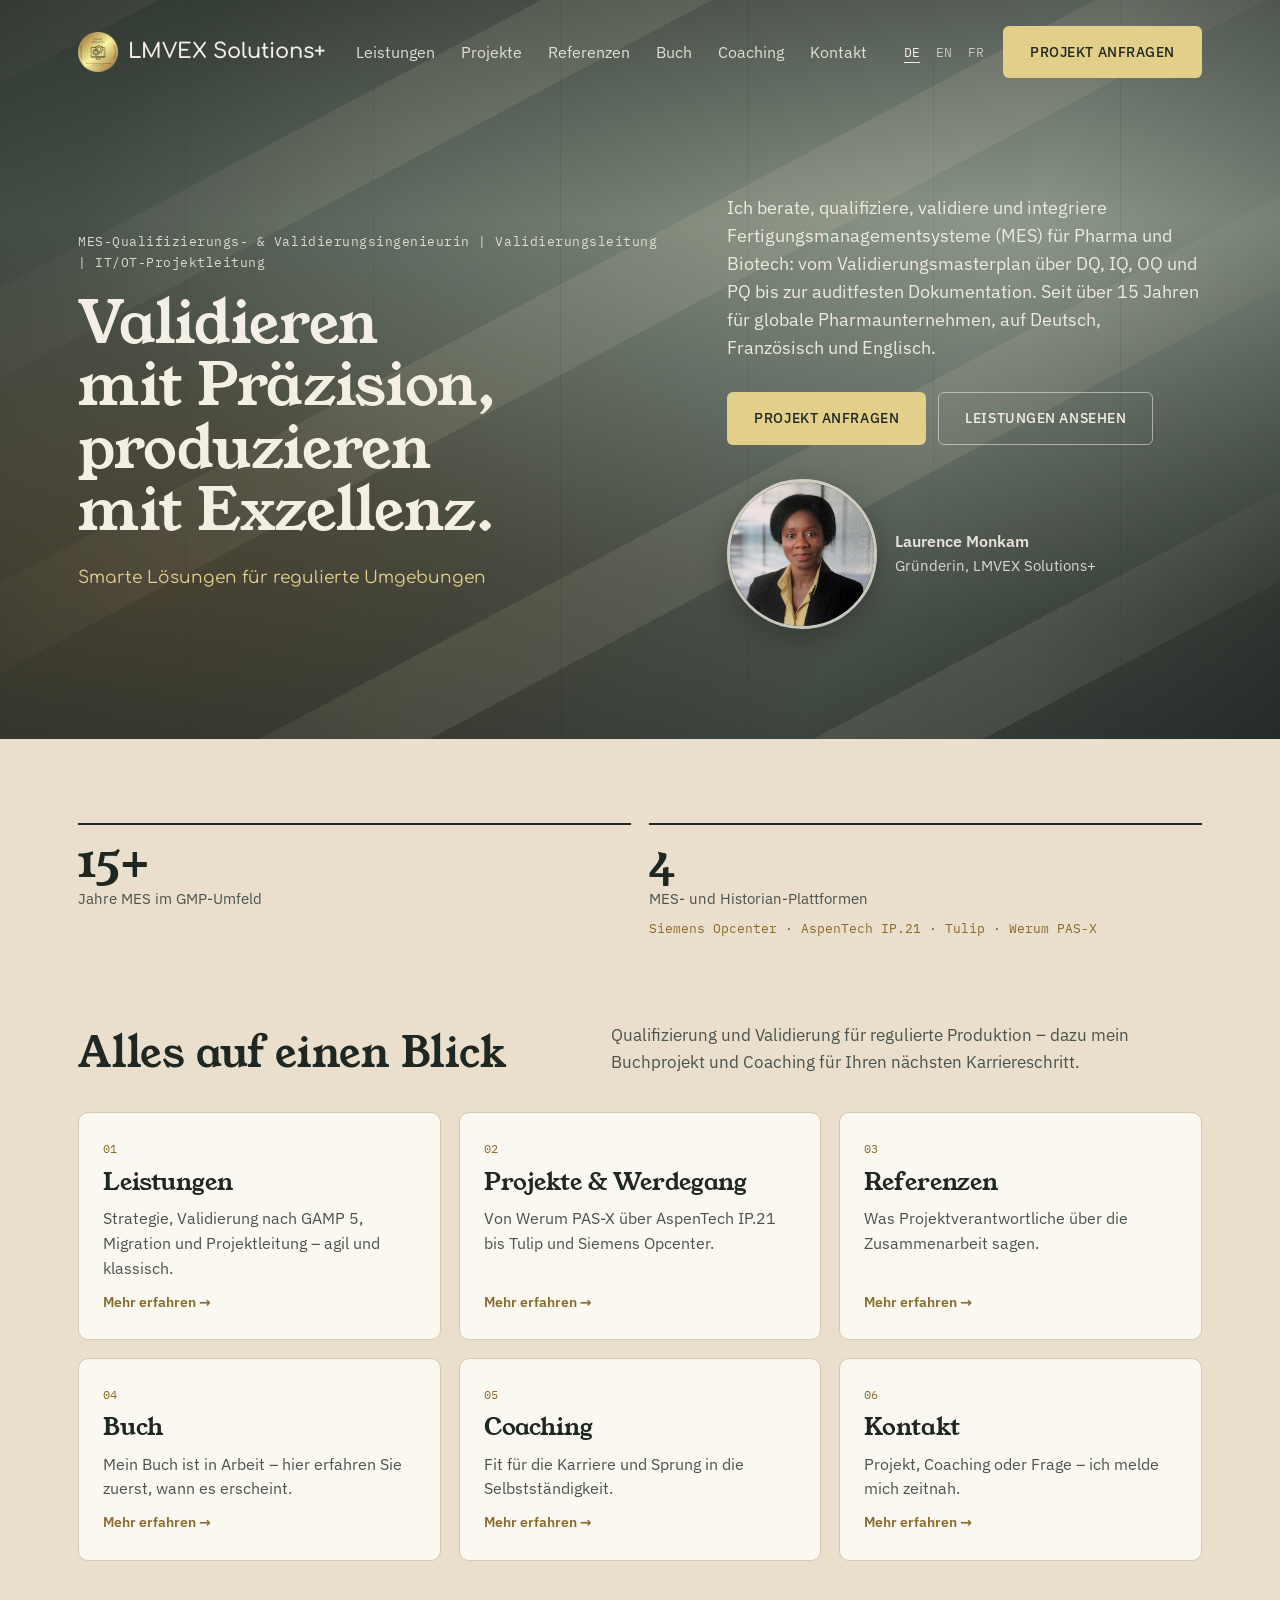
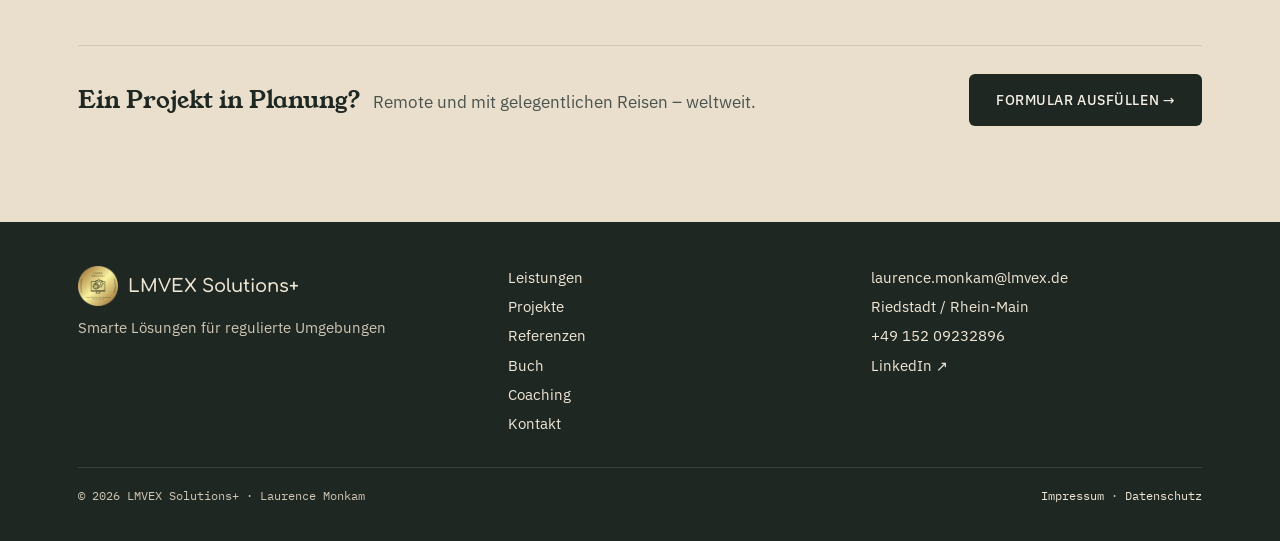
<file: index.html>
<!DOCTYPE html>
<html lang="de">
<head>
<meta charset="utf-8">
<meta name="viewport" content="width=device-width, initial-scale=1">
<title>LMVEX Solutions+ – Laurence Monkam</title>
<meta name="description" content="LMVEX Solutions+ – MES-Qualifizierung und -Validierung für Pharma und Biotech. Laurence Monkam, Riedstadt / Rhein-Main.">
<link rel="icon" href="logo.png">
<link rel="stylesheet" href="fonts.css">
<link rel="stylesheet" href="style.css">
</head>
<body>
<div class="hero-bg">
<header class="top wrap" id="top">
  <a class="brand" href="index.html"><img src="logo.png" alt="">LMVEX Solutions+</a>
  <button class="menu-btn" type="button" aria-expanded="false" aria-controls="nav">Menü</button>
  <nav class="nav" id="nav" aria-label="Hauptmenü"><a data-i="nav_l" href="leistungen.html">Leistungen</a><a data-i="nav_p" href="projekte.html">Projekte</a><a data-i="nav_r" href="referenzen.html">Referenzen</a><a data-i="nav_b" href="buch.html">Buch</a><a data-i="nav_c" href="coaching.html">Coaching</a><a data-i="nav_k" href="kontakt.html">Kontakt</a></nav>
  <div class="tools">
    <div class="lang" role="group" aria-label="Sprache / Language / Langue">
      <button type="button" data-lang="de" aria-pressed="true">DE</button><button type="button" data-lang="en" aria-pressed="false">EN</button><button type="button" data-lang="fr" aria-pressed="false">FR</button>
    </div>
    <a data-i="cta_head" class="btn head-cta" href="kontakt.html">Projekt anfragen</a>
  </div>
</header>
<div class="wrap home-hero">
  <div>
    <p data-i="h_role" class="role">MES-Qualifizierungs- &amp; Validierungsingenieurin | Validierungsleitung | IT/OT-Projektleitung</p>
    <h1 data-i="h_h1">Validieren mit Präzision, produzieren mit Exzellenz.</h1>
    <p data-i="tagline" class="tag">Smarte Lösungen für regulierte Umgebungen</p>
  </div>
  <div class="side">
    <p data-i="h_lead">Ich berate, qualifiziere, validiere und integriere Fertigungsmanagementsysteme (MES) für Pharma und Biotech: vom Validierungsmasterplan über DQ, IQ, OQ und PQ bis zur auditfesten Dokumentation. Seit über 15 Jahren für globale Pharmaunternehmen, auf Deutsch, Französisch und Englisch.</p>
    <div class="cta"><a data-i="h_cta1" class="btn" href="kontakt.html">Projekt anfragen</a><a data-i="h_cta2" class="btn ghost" href="leistungen.html">Leistungen ansehen</a></div>
    <div class="portrait"><img src="laurence.jpg" alt="Laurence Monkam"><span><b>Laurence Monkam</b><span data-i="h_pt">Gründerin, LMVEX Solutions+</span></span></div>
  </div>
</div>
</div>
<main>
<section><div class="wrap">
  <div class="figs" style="grid-template-columns:repeat(2,1fr)">
    <div class="fig"><b>15+</b><span data-i="f1">Jahre MES im GMP-Umfeld</span></div>
    <div class="fig"><b>4</b><span data-i="f2">MES- und Historian-Plattformen</span><small>Siemens Opcenter · AspenTech IP.21 · Tulip · Werum PAS-X</small></div>
  </div>
</div></section>
<section><div class="wrap">
  <div class="sec-h"><h2 data-i="home_h">Alles auf einen Blick</h2><p data-i="home_p">Qualifizierung und Validierung für regulierte Produktion – dazu mein Buchprojekt und Coaching für Ihren nächsten Karriereschritt.</p></div>
  <div class="cards"><a class="card" href="leistungen.html"><span class="k">01</span><h3 data-i="t1_t">Leistungen</h3><p data-i="t1_d">Strategie, Validierung nach GAMP 5, Migration und Projektleitung – agil und klassisch.</p><span data-i="t1_m" class="more">Mehr erfahren →</span></a><a class="card" href="projekte.html"><span class="k">02</span><h3 data-i="t2_t">Projekte &amp; Werdegang</h3><p data-i="t2_d">Von Werum PAS-X über AspenTech IP.21 bis Tulip und Siemens Opcenter.</p><span class="more" data-i="t1_m">Mehr erfahren →</span></a><a class="card" href="referenzen.html"><span class="k">03</span><h3 data-i="t3_t">Referenzen</h3><p data-i="t3_d">Was Projektverantwortliche über die Zusammenarbeit sagen.</p><span class="more" data-i="t1_m">Mehr erfahren →</span></a><a class="card" href="buch.html"><span class="k">04</span><h3 data-i="t4_t">Buch</h3><p data-i="t4_d">Mein Buch ist in Arbeit – hier erfahren Sie zuerst, wann es erscheint.</p><span class="more" data-i="t1_m">Mehr erfahren →</span></a><a class="card" href="coaching.html"><span class="k">05</span><h3 data-i="t5_t">Coaching</h3><p data-i="t5_d">Fit für die Karriere und Sprung in die Selbstständigkeit.</p><span class="more" data-i="t1_m">Mehr erfahren →</span></a><a class="card" href="kontakt.html"><span class="k">06</span><h3 data-i="t6_t">Kontakt</h3><p data-i="t6_d">Projekt, Coaching oder Frage – ich melde mich zeitnah.</p><span class="more" data-i="t1_m">Mehr erfahren →</span></a></div>
</div></section>
<section class="cta-slim"><div class="wrap"><div class="slim">
  <p><b data-i="slim_q">Ein Projekt in Planung?</b> <span data-i="slim_t">Remote und mit gelegentlichen Reisen – weltweit.</span></p>
  <a data-i="slim_b" class="btn dark" href="kontakt.html#kontaktformular">Formular ausfüllen →</a>
</div></div></section>
</main>
<footer class="foot">
  <div class="wrap">
    <div><div class="brand"><img src="logo.png" alt="" width="34" height="34">LMVEX Solutions+</div>
      <div data-i="tagline_f">Smarte Lösungen für regulierte Umgebungen</div>
</div>
    <ul><li><a data-i="nav_l_f" href="leistungen.html">Leistungen</a></li><li><a data-i="nav_p_f" href="projekte.html">Projekte</a></li><li><a data-i="nav_r_f" href="referenzen.html">Referenzen</a></li><li><a data-i="nav_b_f" href="buch.html">Buch</a></li><li><a data-i="nav_c_f" href="coaching.html">Coaching</a></li><li><a data-i="nav_k_f" href="kontakt.html">Kontakt</a></li></ul>
    <ul><li><a href="mailto:laurence.monkam@lmvex.de">laurence.monkam@lmvex.de</a></li><li><span data-i="foot_loc">Riedstadt / Rhein-Main</span></li><li><a href="tel:+4915209232896">+49 152 09232896</a></li><li><a href="https://www.linkedin.com/in/laurence-monkam-468684139/" target="_blank" rel="noopener">LinkedIn ↗</a></li></ul>
    <div class="small"><span>© 2026 LMVEX Solutions+ · Laurence Monkam</span><span><a data-i="imp" href="impressum.html">Impressum</a> · <a data-i="dsg" href="datenschutz.html">Datenschutz</a></span></div>
  </div>
</footer>
<script data-goatcounter="https://lmvex.goatcounter.com/count" async src="https://gc.zgo.at/count.js"></script>
<script src="i18n.js"></script>
<script src="site.js"></script>
</body>
</html>
</file>
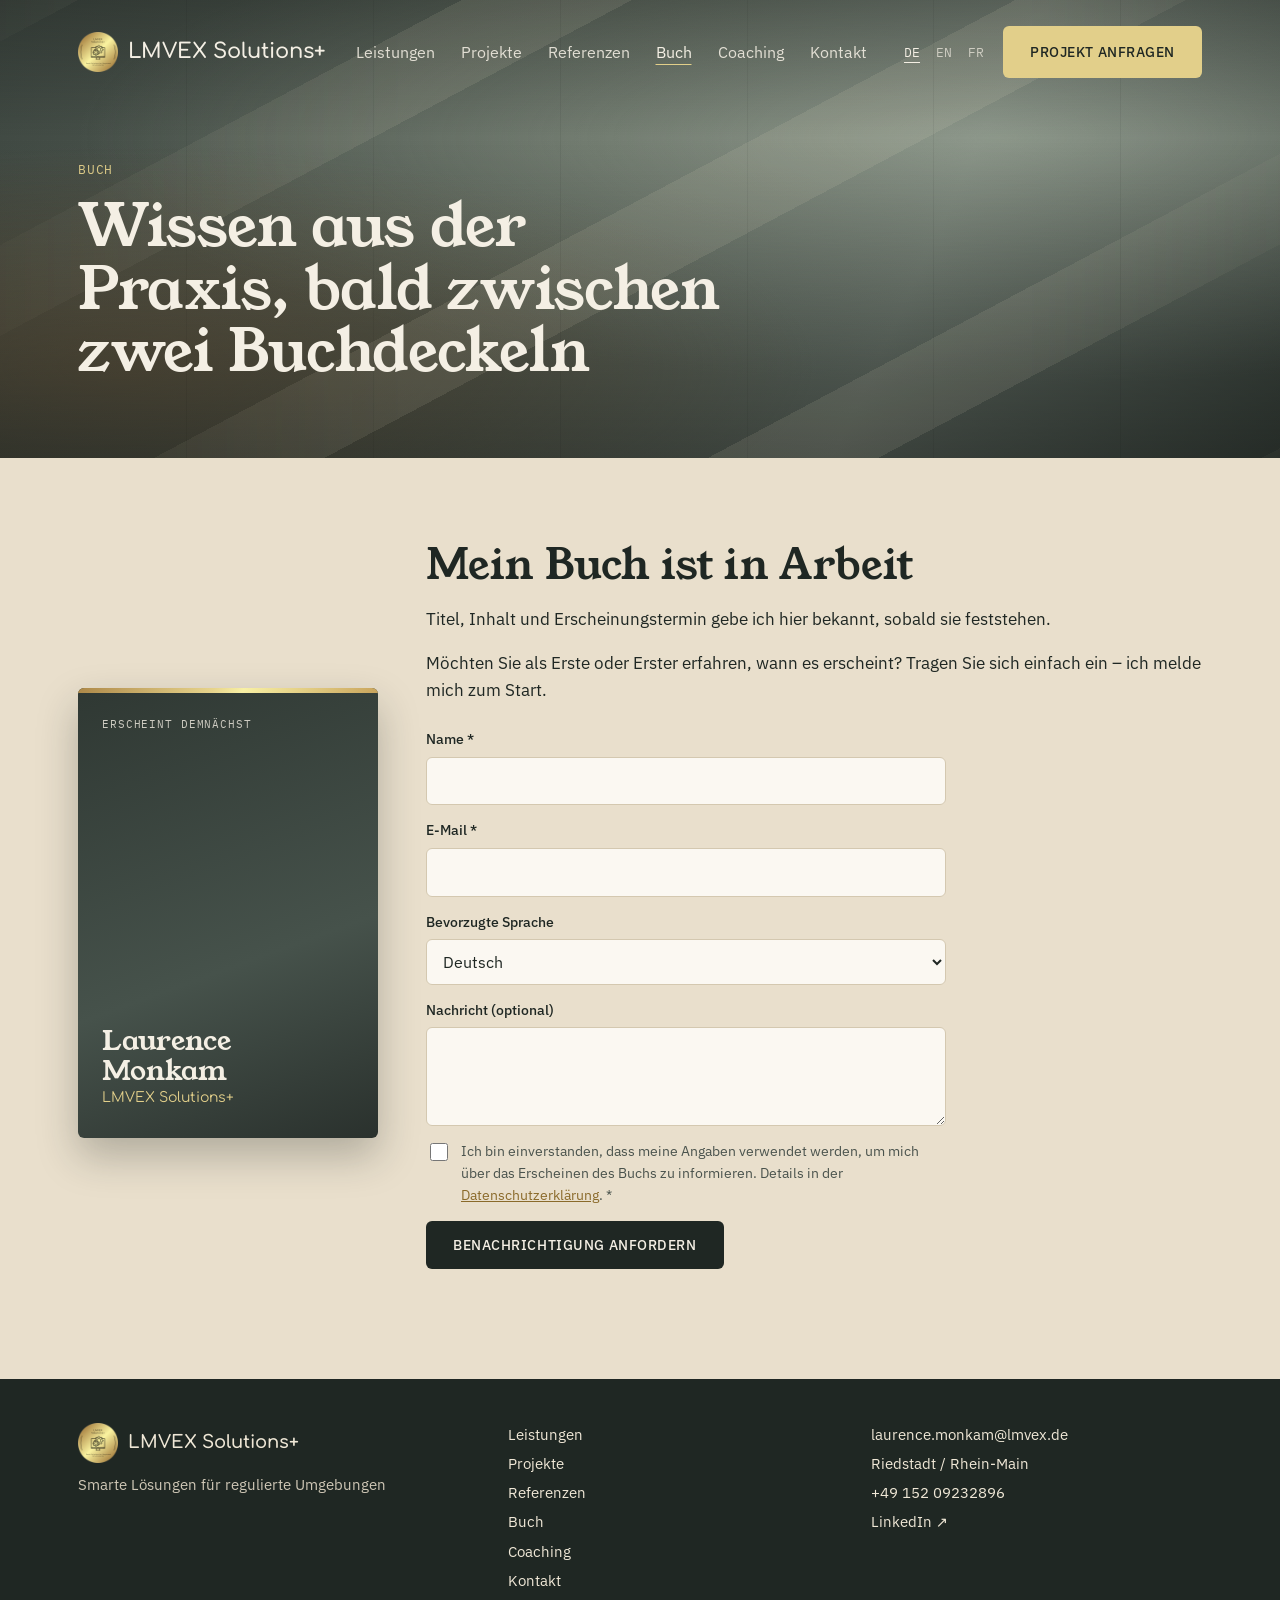
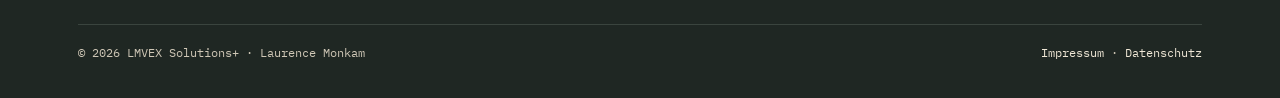
<file: buch.html>
<!DOCTYPE html>
<html lang="de">
<head>
<meta charset="utf-8">
<meta name="viewport" content="width=device-width, initial-scale=1">
<title>Buch – LMVEX Solutions+</title>
<meta name="description" content="Das Buch von Laurence Monkam – erscheint demnächst.">
<link rel="icon" href="logo.png">
<link rel="stylesheet" href="fonts.css">
<link rel="stylesheet" href="style.css">
</head>
<body>
<div class="hero-bg">
<header class="top wrap" id="top">
  <a class="brand" href="index.html"><img src="logo.png" alt="">LMVEX Solutions+</a>
  <button class="menu-btn" type="button" aria-expanded="false" aria-controls="nav">Menü</button>
  <nav class="nav" id="nav" aria-label="Hauptmenü"><a data-i="nav_l" href="leistungen.html">Leistungen</a><a data-i="nav_p" href="projekte.html">Projekte</a><a data-i="nav_r" href="referenzen.html">Referenzen</a><a data-i="nav_b" href="buch.html" aria-current="page">Buch</a><a data-i="nav_c" href="coaching.html">Coaching</a><a data-i="nav_k" href="kontakt.html">Kontakt</a></nav>
  <div class="tools">
    <div class="lang" role="group" aria-label="Sprache / Language / Langue">
      <button type="button" data-lang="de" aria-pressed="true">DE</button><button type="button" data-lang="en" aria-pressed="false">EN</button><button type="button" data-lang="fr" aria-pressed="false">FR</button>
    </div>
    <a data-i="cta_head" class="btn head-cta" href="kontakt.html">Projekt anfragen</a>
  </div>
</header>
<div class="wrap page-hero">
  <p data-i="pb_eb" class="eyebrow">Buch</p>
  <h1 data-i="pb_h1">Wissen aus der Praxis, bald zwischen zwei Buchdeckeln</h1>
  
</div>
</div>
<main>
<section><div class="wrap"><div class="book">
  <div class="book-cover"><span class="soon" data-i="b_soon">Erscheint demnächst</span><div><div class="bt">Laurence Monkam</div><div class="ba">LMVEX Solutions+</div></div></div>
  <div>
    <h2 data-i="b_h" style="font-size:clamp(30px,3.4vw,42px);line-height:1.1;margin-bottom:16px">Mein Buch ist in Arbeit</h2>
    <p data-i="b_p1">Titel, Inhalt und Erscheinungstermin gebe ich hier bekannt, sobald sie feststehen.</p>
    <p data-i="b_p2">Möchten Sie als Erste oder Erster erfahren, wann es erscheint? Tragen Sie sich einfach ein – ich melde mich zum Start.</p>
    <form class="nform" id="notify" data-subject="Buch – Benachrichtigung" data-ok="nf_ok" novalidate>
      <div class="frow"><label for="nf-name"><span data-i="nf_l1">Name *</span></label><input id="nf-name" name="name" type="text" autocomplete="name" required></div>
      <div class="frow"><label for="nf-mail"><span data-i="nf_l2">E-Mail *</span></label><input id="nf-mail" name="email" type="email" autocomplete="email" required></div>
      <div class="frow"><label for="nf-lang"><span data-i="nf_l3">Bevorzugte Sprache</span></label><select id="nf-lang" name="language"><option>Deutsch</option><option>English</option><option>Français</option></select></div>
      <div class="frow"><label for="nf-msg"><span data-i="nf_l4">Nachricht (optional)</span></label><textarea id="nf-msg" name="message" rows="3"></textarea></div>
      <div class="fcheck"><input id="nf-ok" name="consent" type="checkbox" required><label for="nf-ok"><span data-i="nf_l5">Ich bin einverstanden, dass meine Angaben verwendet werden, um mich über das Erscheinen des Buchs zu informieren. Details in der <a href="datenschutz.html">Datenschutzerklärung</a>. *</span></label></div>
      <button class="btn dark" type="submit"><span data-i="nf_l6">Benachrichtigung anfordern</span></button>
      <p class="fmsg" role="status" aria-live="polite"></p>
    </form>
  </div>
</div></div></section>
</main>
<footer class="foot">
  <div class="wrap">
    <div><div class="brand"><img src="logo.png" alt="" width="34" height="34">LMVEX Solutions+</div>
      <div data-i="tagline_f">Smarte Lösungen für regulierte Umgebungen</div>
</div>
    <ul><li><a data-i="nav_l_f" href="leistungen.html">Leistungen</a></li><li><a data-i="nav_p_f" href="projekte.html">Projekte</a></li><li><a data-i="nav_r_f" href="referenzen.html">Referenzen</a></li><li><a data-i="nav_b_f" href="buch.html">Buch</a></li><li><a data-i="nav_c_f" href="coaching.html">Coaching</a></li><li><a data-i="nav_k_f" href="kontakt.html">Kontakt</a></li></ul>
    <ul><li><a href="mailto:laurence.monkam@lmvex.de">laurence.monkam@lmvex.de</a></li><li><span data-i="foot_loc">Riedstadt / Rhein-Main</span></li><li><a href="tel:+4915209232896">+49 152 09232896</a></li><li><a href="https://www.linkedin.com/in/laurence-monkam-468684139/" target="_blank" rel="noopener">LinkedIn ↗</a></li></ul>
    <div class="small"><span>© 2026 LMVEX Solutions+ · Laurence Monkam</span><span><a data-i="imp" href="impressum.html">Impressum</a> · <a data-i="dsg" href="datenschutz.html">Datenschutz</a></span></div>
  </div>
</footer>
<script data-goatcounter="https://lmvex.goatcounter.com/count" async src="https://gc.zgo.at/count.js"></script>
<script src="i18n.js"></script>
<script src="site.js"></script>
</body>
</html>
</file>
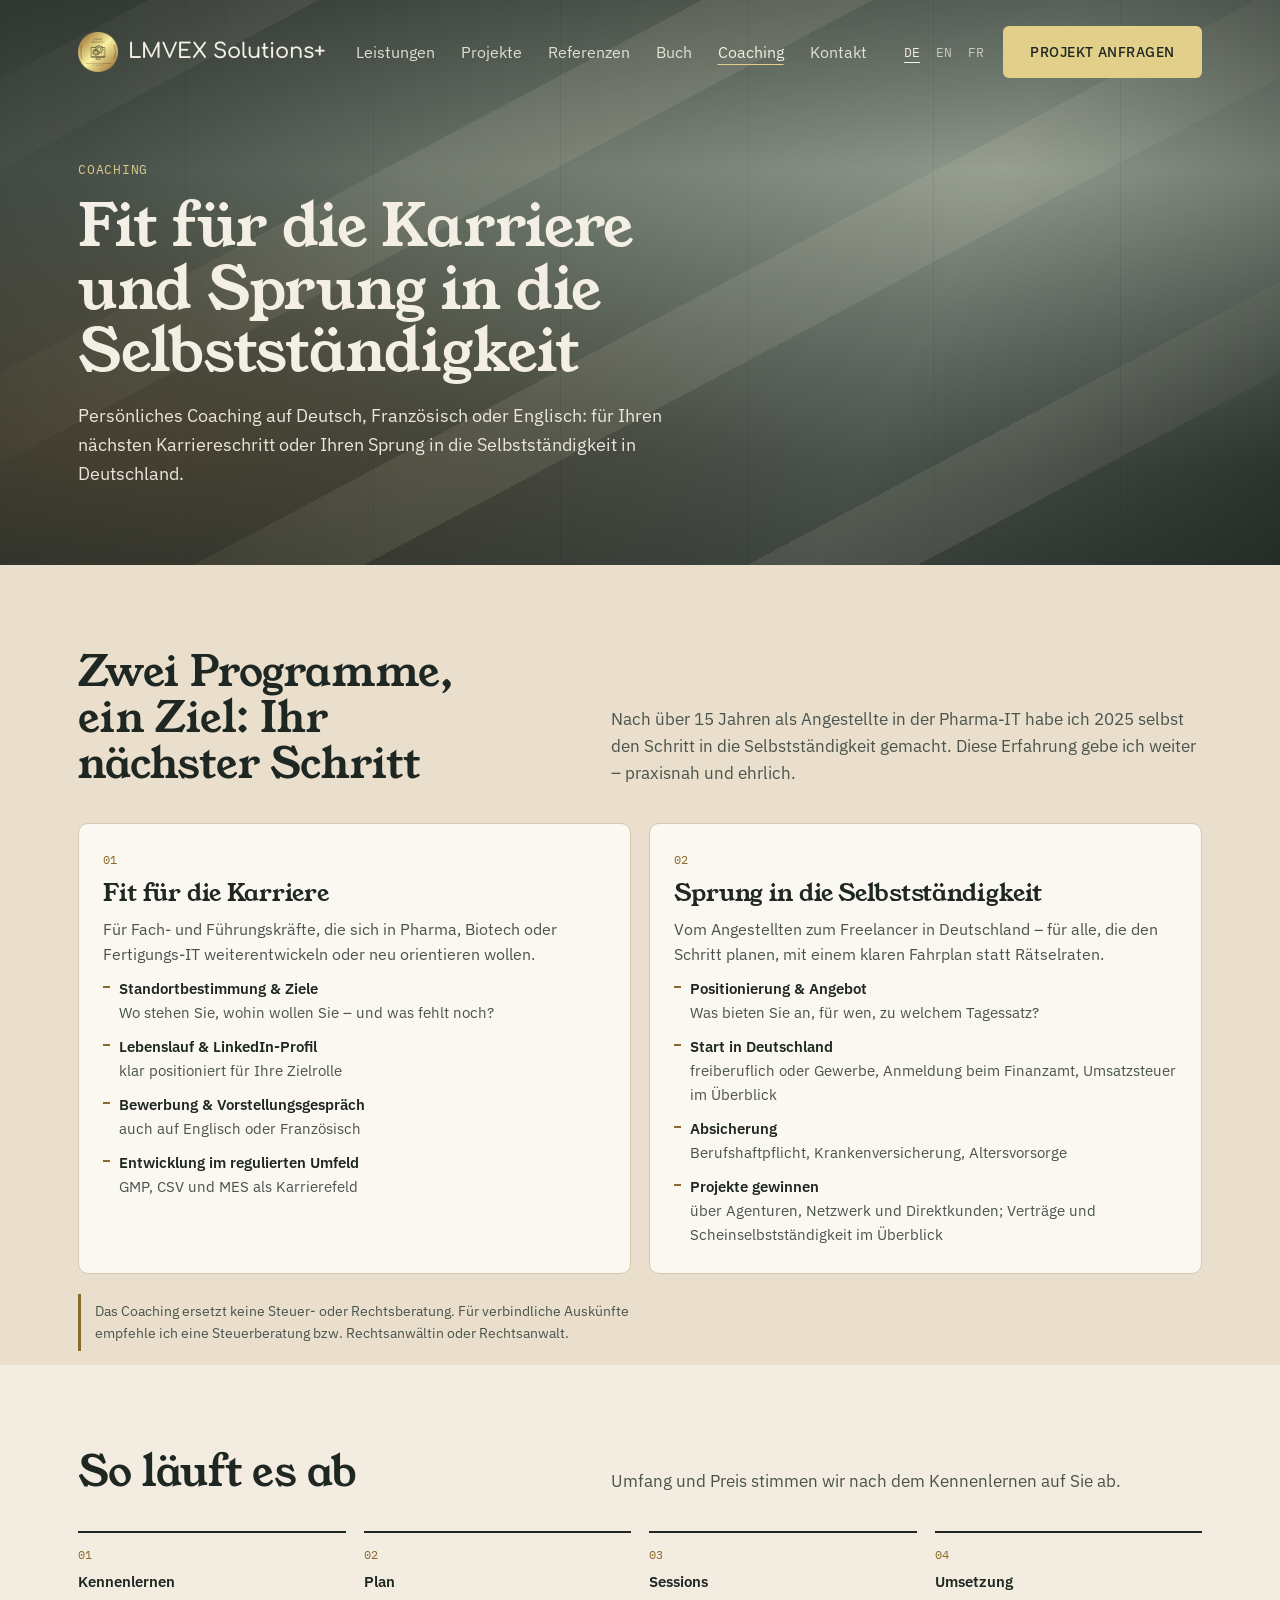
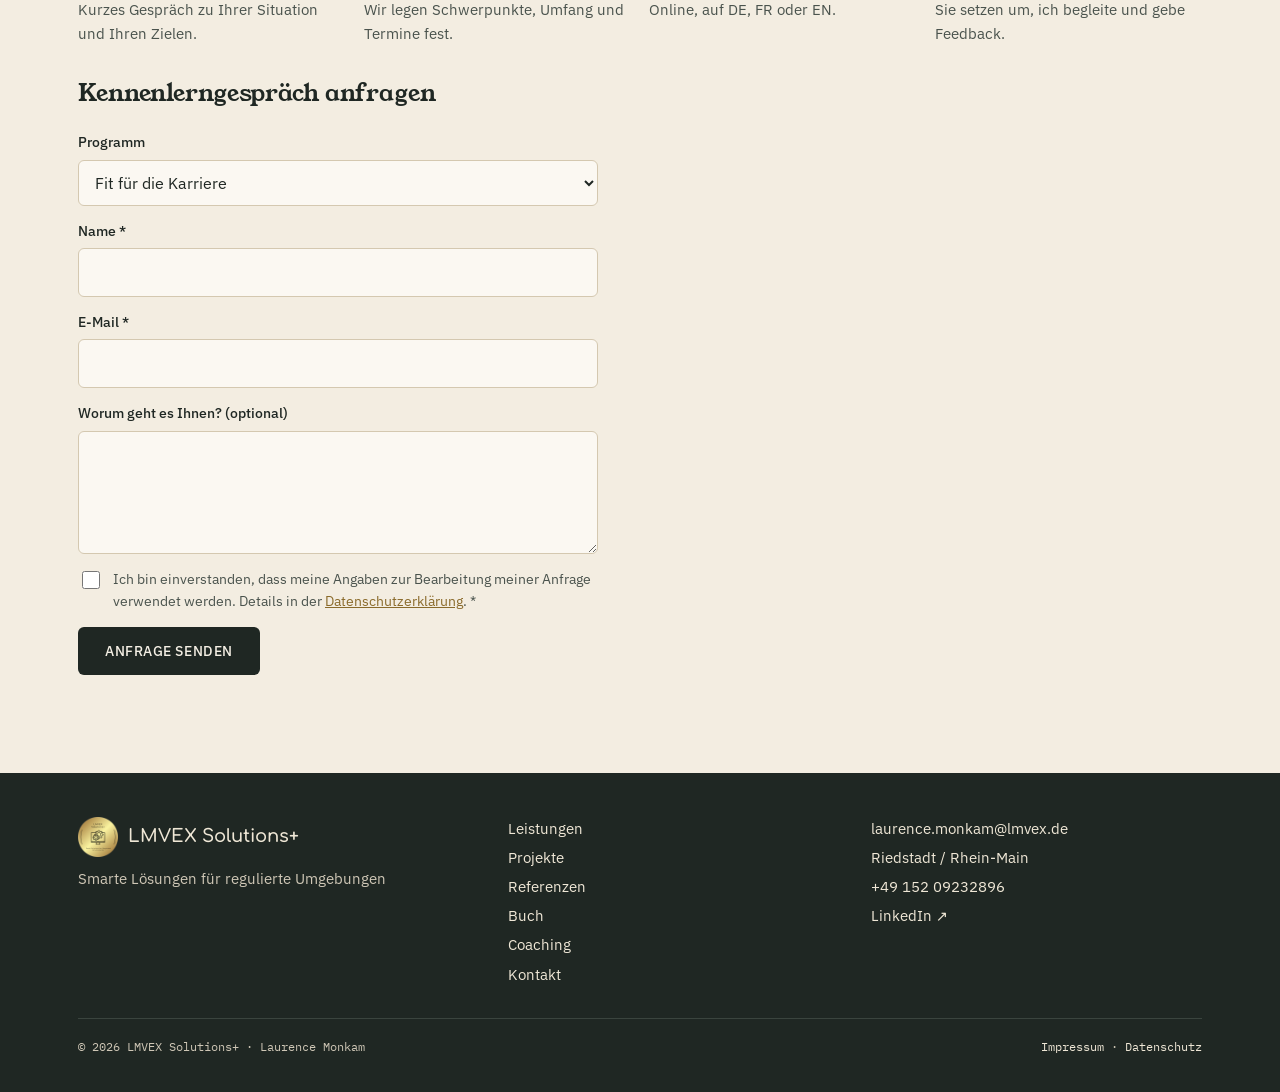
<file: coaching.html>
<!DOCTYPE html>
<html lang="de">
<head>
<meta charset="utf-8">
<meta name="viewport" content="width=device-width, initial-scale=1">
<title>Coaching – LMVEX Solutions+</title>
<meta name="description" content="Coaching von Laurence Monkam: Fit für die Karriere und Sprung in die Selbstständigkeit.">
<link rel="icon" href="logo.png">
<link rel="stylesheet" href="fonts.css">
<link rel="stylesheet" href="style.css">
</head>
<body>
<div class="hero-bg">
<header class="top wrap" id="top">
  <a class="brand" href="index.html"><img src="logo.png" alt="">LMVEX Solutions+</a>
  <button class="menu-btn" type="button" aria-expanded="false" aria-controls="nav">Menü</button>
  <nav class="nav" id="nav" aria-label="Hauptmenü"><a data-i="nav_l" href="leistungen.html">Leistungen</a><a data-i="nav_p" href="projekte.html">Projekte</a><a data-i="nav_r" href="referenzen.html">Referenzen</a><a data-i="nav_b" href="buch.html">Buch</a><a data-i="nav_c" href="coaching.html" aria-current="page">Coaching</a><a data-i="nav_k" href="kontakt.html">Kontakt</a></nav>
  <div class="tools">
    <div class="lang" role="group" aria-label="Sprache / Language / Langue">
      <button type="button" data-lang="de" aria-pressed="true">DE</button><button type="button" data-lang="en" aria-pressed="false">EN</button><button type="button" data-lang="fr" aria-pressed="false">FR</button>
    </div>
    <a data-i="cta_head" class="btn head-cta" href="kontakt.html">Projekt anfragen</a>
  </div>
</header>
<div class="wrap page-hero">
  <p data-i="pc_eb" class="eyebrow">Coaching</p>
  <h1 data-i="pc_h1">Fit für die Karriere und Sprung in die Selbstständigkeit</h1>
  <p data-i="pc_p">Persönliches Coaching auf Deutsch, Französisch oder Englisch: für Ihren nächsten Karriereschritt oder Ihren Sprung in die Selbstständigkeit in Deutschland.</p>
</div>
</div>
<main>
<section><div class="wrap">
  <div class="sec-h"><h2 data-i="c_h">Zwei Programme, ein Ziel: Ihr nächster Schritt</h2><p data-i="c_p">Nach über 15 Jahren als Angestellte in der Pharma-IT habe ich 2025 selbst den Schritt in die Selbstständigkeit gemacht. Diese Erfahrung gebe ich weiter – praxisnah und ehrlich.</p></div>
  <div class="cards" style="grid-template-columns:1fr 1fr">
    <div class="card"><span class="k">01</span><h3 data-i="c1h">Fit für die Karriere</h3><p data-i="c1p">Für Fach- und Führungskräfte, die sich in Pharma, Biotech oder Fertigungs-IT weiterentwickeln oder neu orientieren wollen.</p><ul><li data-i="c11"><strong>Standortbestimmung &amp; Ziele</strong>Wo stehen Sie, wohin wollen Sie – und was fehlt noch?</li><li data-i="c12"><strong>Lebenslauf &amp; LinkedIn-Profil</strong>klar positioniert für Ihre Zielrolle</li><li data-i="c13"><strong>Bewerbung &amp; Vorstellungsgespräch</strong>auch auf Englisch oder Französisch</li><li data-i="c14"><strong>Entwicklung im regulierten Umfeld</strong>GMP, CSV und MES als Karrierefeld</li></ul></div>
    <div class="card"><span class="k">02</span><h3 data-i="c2h">Sprung in die Selbstständigkeit</h3><p data-i="c2p">Vom Angestellten zum Freelancer in Deutschland – für alle, die den Schritt planen, mit einem klaren Fahrplan statt Rätselraten.</p><ul><li data-i="c21"><strong>Positionierung &amp; Angebot</strong>Was bieten Sie an, für wen, zu welchem Tagessatz?</li><li data-i="c22"><strong>Start in Deutschland</strong>freiberuflich oder Gewerbe, Anmeldung beim Finanzamt, Umsatzsteuer im Überblick</li><li data-i="c23"><strong>Absicherung</strong>Berufshaftpflicht, Krankenversicherung, Altersvorsorge</li><li data-i="c24"><strong>Projekte gewinnen</strong>über Agenturen, Netzwerk und Direktkunden; Verträge und Scheinselbstständigkeit im Überblick</li></ul></div>
  </div>
  <p data-i="c_note" class="note">Das Coaching ersetzt keine Steuer- oder Rechtsberatung. Für verbindliche Auskünfte empfehle ich eine Steuerberatung bzw. Rechtsanwältin oder Rechtsanwalt.</p>
</div></section>
<div class="alt"><section><div class="wrap">
  <div class="sec-h"><h2 data-i="c_sh">So läuft es ab</h2><p data-i="c_sp">Umfang und Preis stimmen wir nach dem Kennenlernen auf Sie ab.</p></div>
  <ol class="steps"><li data-i="cs1"><b>Kennenlernen</b>Kurzes Gespräch zu Ihrer Situation und Ihren Zielen.</li><li data-i="cs2"><b>Plan</b>Wir legen Schwerpunkte, Umfang und Termine fest.</li><li data-i="cs3"><b>Sessions</b>Online, auf DE, FR oder EN.</li><li data-i="cs4"><b>Umsetzung</b>Sie setzen um, ich begleite und gebe Feedback.</li></ol>
  <div class="form-wrap" id="coachingformular"><h3 data-i="c_fh">Kennenlerngespräch anfragen</h3>
  <form class="nform" id="coachform" data-subject="Coaching – Kennenlerngespräch" data-ok="nf_ok2" novalidate><div class="frow"><label for="cf-prog"><span data-i="cf_prog">Programm</span></label><select id="cf-prog" name="programme"><option value="Fit für die Karriere" data-i="cf_prog_o0">Fit für die Karriere</option><option value="Sprung in die Selbstständigkeit" data-i="cf_prog_o1">Sprung in die Selbstständigkeit</option><option value="Noch unsicher" data-i="cf_prog_o2">Noch unsicher</option></select></div><div class="frow"><label for="cf-name"><span data-i="cf_name">Name *</span></label><input id="cf-name" name="name" type="text" autocomplete="name" required></div><div class="frow"><label for="cf-mail"><span data-i="cf_mail">E-Mail *</span></label><input id="cf-mail" name="email" type="email" autocomplete="email" required></div><div class="frow"><label for="cf-msg"><span data-i="cf_msg">Worum geht es Ihnen? (optional)</span></label><textarea id="cf-msg" name="message" rows="4"></textarea></div><div class="fcheck"><input id="coachform-ok" name="consent" type="checkbox" required><label for="coachform-ok"><span data-i="coachform_consent">Ich bin einverstanden, dass meine Angaben zur Bearbeitung meiner Anfrage verwendet werden. Details in der <a href="datenschutz.html">Datenschutzerklärung</a>. *</span></label></div><button class="btn dark" type="submit"><span data-i="coachform_btn">Anfrage senden</span></button><p class="fmsg" role="status" aria-live="polite"></p></form></div>
</div></section></div>
</main>
<footer class="foot">
  <div class="wrap">
    <div><div class="brand"><img src="logo.png" alt="" width="34" height="34">LMVEX Solutions+</div>
      <div data-i="tagline_f">Smarte Lösungen für regulierte Umgebungen</div>
</div>
    <ul><li><a data-i="nav_l_f" href="leistungen.html">Leistungen</a></li><li><a data-i="nav_p_f" href="projekte.html">Projekte</a></li><li><a data-i="nav_r_f" href="referenzen.html">Referenzen</a></li><li><a data-i="nav_b_f" href="buch.html">Buch</a></li><li><a data-i="nav_c_f" href="coaching.html">Coaching</a></li><li><a data-i="nav_k_f" href="kontakt.html">Kontakt</a></li></ul>
    <ul><li><a href="mailto:laurence.monkam@lmvex.de">laurence.monkam@lmvex.de</a></li><li><span data-i="foot_loc">Riedstadt / Rhein-Main</span></li><li><a href="tel:+4915209232896">+49 152 09232896</a></li><li><a href="https://www.linkedin.com/in/laurence-monkam-468684139/" target="_blank" rel="noopener">LinkedIn ↗</a></li></ul>
    <div class="small"><span>© 2026 LMVEX Solutions+ · Laurence Monkam</span><span><a data-i="imp" href="impressum.html">Impressum</a> · <a data-i="dsg" href="datenschutz.html">Datenschutz</a></span></div>
  </div>
</footer>
<script data-goatcounter="https://lmvex.goatcounter.com/count" async src="https://gc.zgo.at/count.js"></script>
<script src="i18n.js"></script>
<script src="site.js"></script>
</body>
</html>
</file>
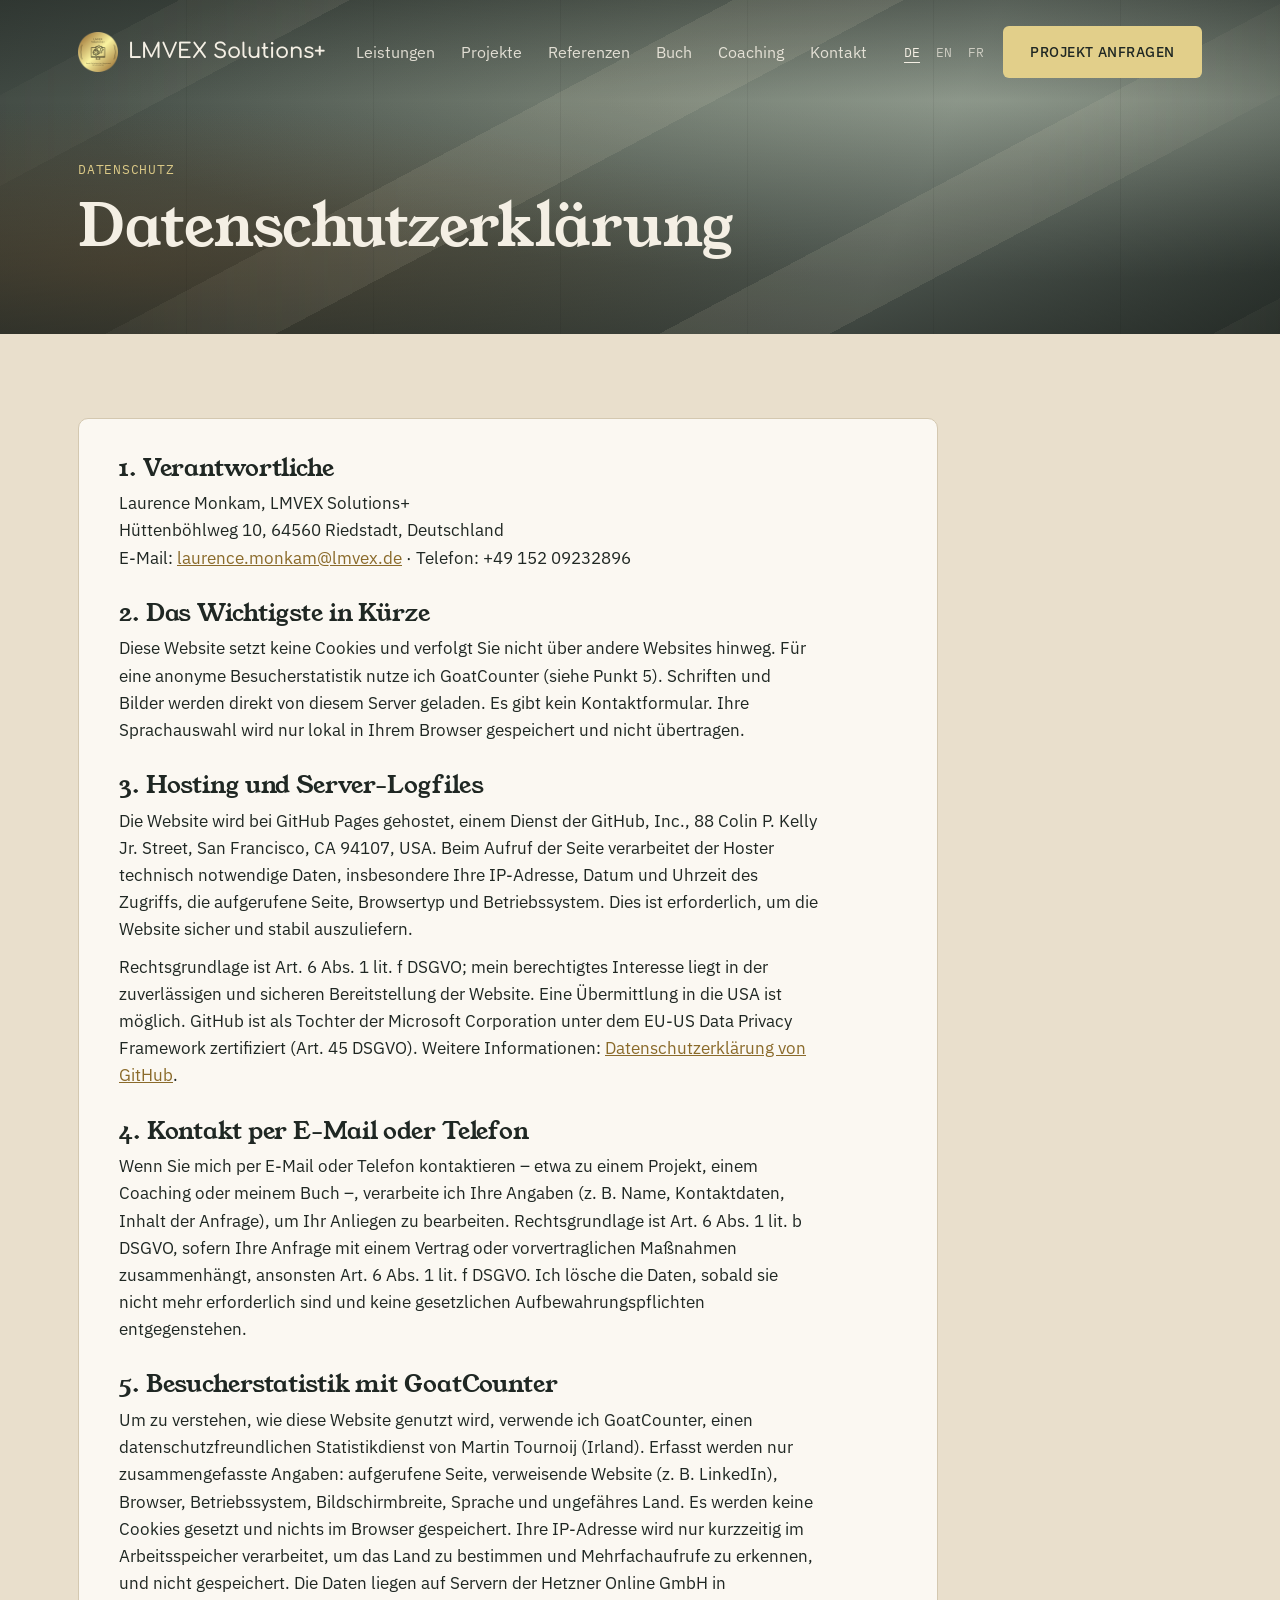
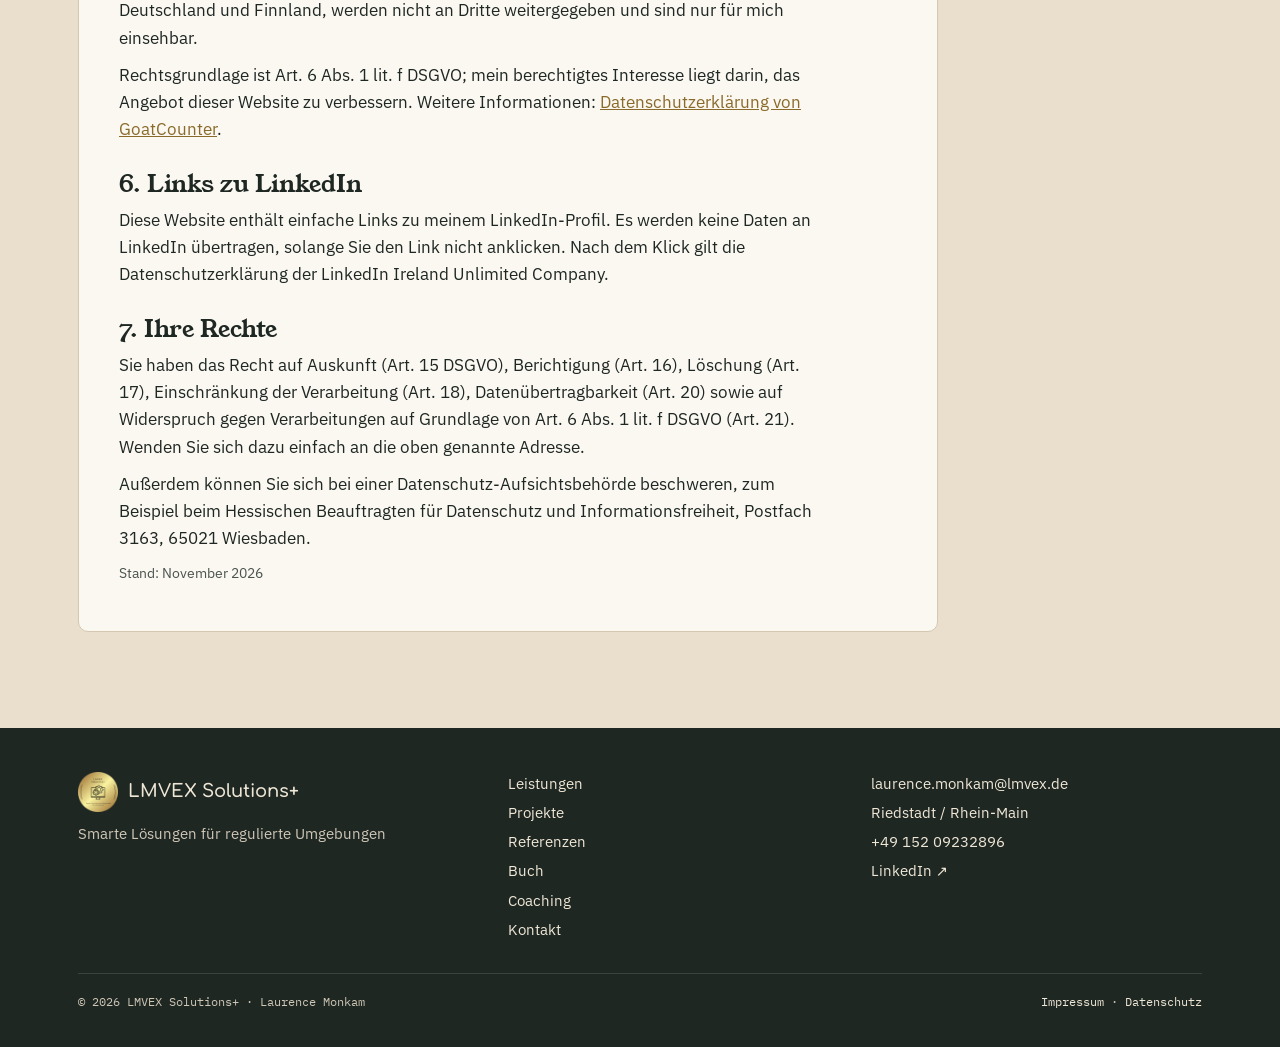
<file: datenschutz.html>
<!DOCTYPE html>
<html lang="de">
<head>
<meta charset="utf-8">
<meta name="viewport" content="width=device-width, initial-scale=1">
<title>Datenschutzerklärung – LMVEX Solutions+</title>
<meta name="description" content="Datenschutzerklärung LMVEX Solutions+">
<link rel="icon" href="logo.png">
<link rel="stylesheet" href="fonts.css">
<link rel="stylesheet" href="style.css">
</head>
<body>
<div class="hero-bg">
<header class="top wrap" id="top">
  <a class="brand" href="index.html"><img src="logo.png" alt="">LMVEX Solutions+</a>
  <button class="menu-btn" type="button" aria-expanded="false" aria-controls="nav">Menü</button>
  <nav class="nav" id="nav" aria-label="Hauptmenü"><a data-i="nav_l" href="leistungen.html">Leistungen</a><a data-i="nav_p" href="projekte.html">Projekte</a><a data-i="nav_r" href="referenzen.html">Referenzen</a><a data-i="nav_b" href="buch.html">Buch</a><a data-i="nav_c" href="coaching.html">Coaching</a><a data-i="nav_k" href="kontakt.html">Kontakt</a></nav>
  <div class="tools">
    <div class="lang" role="group" aria-label="Sprache / Language / Langue">
      <button type="button" data-lang="de" aria-pressed="true">DE</button><button type="button" data-lang="en" aria-pressed="false">EN</button><button type="button" data-lang="fr" aria-pressed="false">FR</button>
    </div>
    <a data-i="cta_head" class="btn head-cta" href="kontakt.html">Projekt anfragen</a>
  </div>
</header>
<div class="wrap page-hero">
  <p data-i="pd_eb" class="eyebrow">Datenschutz</p>
  <h1 data-i="pd_h1">Datenschutzerklärung</h1>
  
</div>
</div>
<main>
<section><div class="wrap"><div class="legal">
<h2 data-i="d1h">1. Verantwortliche</h2>
<address data-i="d1">Laurence Monkam, LMVEX Solutions+<br>Hüttenböhlweg 10, 64560 Riedstadt, Deutschland<br>E-Mail: <a href="mailto:laurence.monkam@lmvex.de">laurence.monkam@lmvex.de</a> · Telefon: +49 152 09232896</address>
<h2 data-i="d2h">2. Das Wichtigste in Kürze</h2>
<p data-i="d2">Diese Website setzt keine Cookies und verfolgt Sie nicht über andere Websites hinweg. Für eine anonyme Besucherstatistik nutze ich GoatCounter (siehe Punkt 5). Schriften und Bilder werden direkt von diesem Server geladen. Es gibt kein Kontaktformular. Ihre Sprachauswahl wird nur lokal in Ihrem Browser gespeichert und nicht übertragen.</p>
<h2 data-i="d3h">3. Hosting und Server-Logfiles</h2>
<p data-i="d3">Die Website wird bei GitHub Pages gehostet, einem Dienst der GitHub, Inc., 88 Colin P. Kelly Jr. Street, San Francisco, CA 94107, USA. Beim Aufruf der Seite verarbeitet der Hoster technisch notwendige Daten, insbesondere Ihre IP-Adresse, Datum und Uhrzeit des Zugriffs, die aufgerufene Seite, Browsertyp und Betriebssystem. Dies ist erforderlich, um die Website sicher und stabil auszuliefern.</p>
<p data-i="d3b">Rechtsgrundlage ist Art. 6 Abs. 1 lit. f DSGVO; mein berechtigtes Interesse liegt in der zuverlässigen und sicheren Bereitstellung der Website. Eine Übermittlung in die USA ist möglich. GitHub ist als Tochter der Microsoft Corporation unter dem EU-US Data Privacy Framework zertifiziert (Art. 45 DSGVO). Weitere Informationen: <a href="https://docs.github.com/de/site-policy/privacy-policies/github-general-privacy-statement" target="_blank" rel="noopener">Datenschutzerklärung von GitHub</a>.</p>
<h2 data-i="d4h">4. Kontakt per E-Mail oder Telefon</h2>
<p data-i="d4">Wenn Sie mich per E-Mail oder Telefon kontaktieren – etwa zu einem Projekt, einem Coaching oder meinem Buch –, verarbeite ich Ihre Angaben (z. B. Name, Kontaktdaten, Inhalt der Anfrage), um Ihr Anliegen zu bearbeiten. Rechtsgrundlage ist Art. 6 Abs. 1 lit. b DSGVO, sofern Ihre Anfrage mit einem Vertrag oder vorvertraglichen Maßnahmen zusammenhängt, ansonsten Art. 6 Abs. 1 lit. f DSGVO. Ich lösche die Daten, sobald sie nicht mehr erforderlich sind und keine gesetzlichen Aufbewahrungspflichten entgegenstehen.</p>
<h2 data-i="dgh">5. Besucherstatistik mit GoatCounter</h2>
<p data-i="dg1">Um zu verstehen, wie diese Website genutzt wird, verwende ich GoatCounter, einen datenschutzfreundlichen Statistikdienst von Martin Tournoij (Irland). Erfasst werden nur zusammengefasste Angaben: aufgerufene Seite, verweisende Website (z. B. LinkedIn), Browser, Betriebssystem, Bildschirmbreite, Sprache und ungefähres Land. Es werden keine Cookies gesetzt und nichts im Browser gespeichert. Ihre IP-Adresse wird nur kurzzeitig im Arbeitsspeicher verarbeitet, um das Land zu bestimmen und Mehrfachaufrufe zu erkennen, und nicht gespeichert. Die Daten liegen auf Servern der Hetzner Online GmbH in Deutschland und Finnland, werden nicht an Dritte weitergegeben und sind nur für mich einsehbar.</p>
<p data-i="dg2">Rechtsgrundlage ist Art. 6 Abs. 1 lit. f DSGVO; mein berechtigtes Interesse liegt darin, das Angebot dieser Website zu verbessern. Weitere Informationen: <a href="https://www.goatcounter.com/privacy" target="_blank" rel="noopener">Datenschutzerklärung von GoatCounter</a>.</p>
<h2 data-i="d5h">6. Links zu LinkedIn</h2>
<p data-i="d5">Diese Website enthält einfache Links zu meinem LinkedIn-Profil. Es werden keine Daten an LinkedIn übertragen, solange Sie den Link nicht anklicken. Nach dem Klick gilt die Datenschutzerklärung der LinkedIn Ireland Unlimited Company.</p>
<h2 data-i="d6h">7. Ihre Rechte</h2>
<p data-i="d6">Sie haben das Recht auf Auskunft (Art. 15 DSGVO), Berichtigung (Art. 16), Löschung (Art. 17), Einschränkung der Verarbeitung (Art. 18), Datenübertragbarkeit (Art. 20) sowie auf Widerspruch gegen Verarbeitungen auf Grundlage von Art. 6 Abs. 1 lit. f DSGVO (Art. 21). Wenden Sie sich dazu einfach an die oben genannte Adresse.</p>
<p data-i="d6b">Außerdem können Sie sich bei einer Datenschutz-Aufsichtsbehörde beschweren, zum Beispiel beim Hessischen Beauftragten für Datenschutz und Informationsfreiheit, Postfach 3163, 65021 Wiesbaden.</p>
<p data-i="d7" style="color:var(--ink-soft);font-size:14px">Stand: November 2026</p>
<p class="lnote" data-i="lnote"></p>
</div></div></section>
</main>
<footer class="foot">
  <div class="wrap">
    <div><div class="brand"><img src="logo.png" alt="" width="34" height="34">LMVEX Solutions+</div>
      <div data-i="tagline_f">Smarte Lösungen für regulierte Umgebungen</div>
</div>
    <ul><li><a data-i="nav_l_f" href="leistungen.html">Leistungen</a></li><li><a data-i="nav_p_f" href="projekte.html">Projekte</a></li><li><a data-i="nav_r_f" href="referenzen.html">Referenzen</a></li><li><a data-i="nav_b_f" href="buch.html">Buch</a></li><li><a data-i="nav_c_f" href="coaching.html">Coaching</a></li><li><a data-i="nav_k_f" href="kontakt.html">Kontakt</a></li></ul>
    <ul><li><a href="mailto:laurence.monkam@lmvex.de">laurence.monkam@lmvex.de</a></li><li><span data-i="foot_loc">Riedstadt / Rhein-Main</span></li><li><a href="tel:+4915209232896">+49 152 09232896</a></li><li><a href="https://www.linkedin.com/in/laurence-monkam-468684139/" target="_blank" rel="noopener">LinkedIn ↗</a></li></ul>
    <div class="small"><span>© 2026 LMVEX Solutions+ · Laurence Monkam</span><span><a data-i="imp" href="impressum.html">Impressum</a> · <a data-i="dsg" href="datenschutz.html">Datenschutz</a></span></div>
  </div>
</footer>
<script data-goatcounter="https://lmvex.goatcounter.com/count" async src="https://gc.zgo.at/count.js"></script>
<script src="i18n.js"></script>
<script src="site.js"></script>
</body>
</html>
</file>
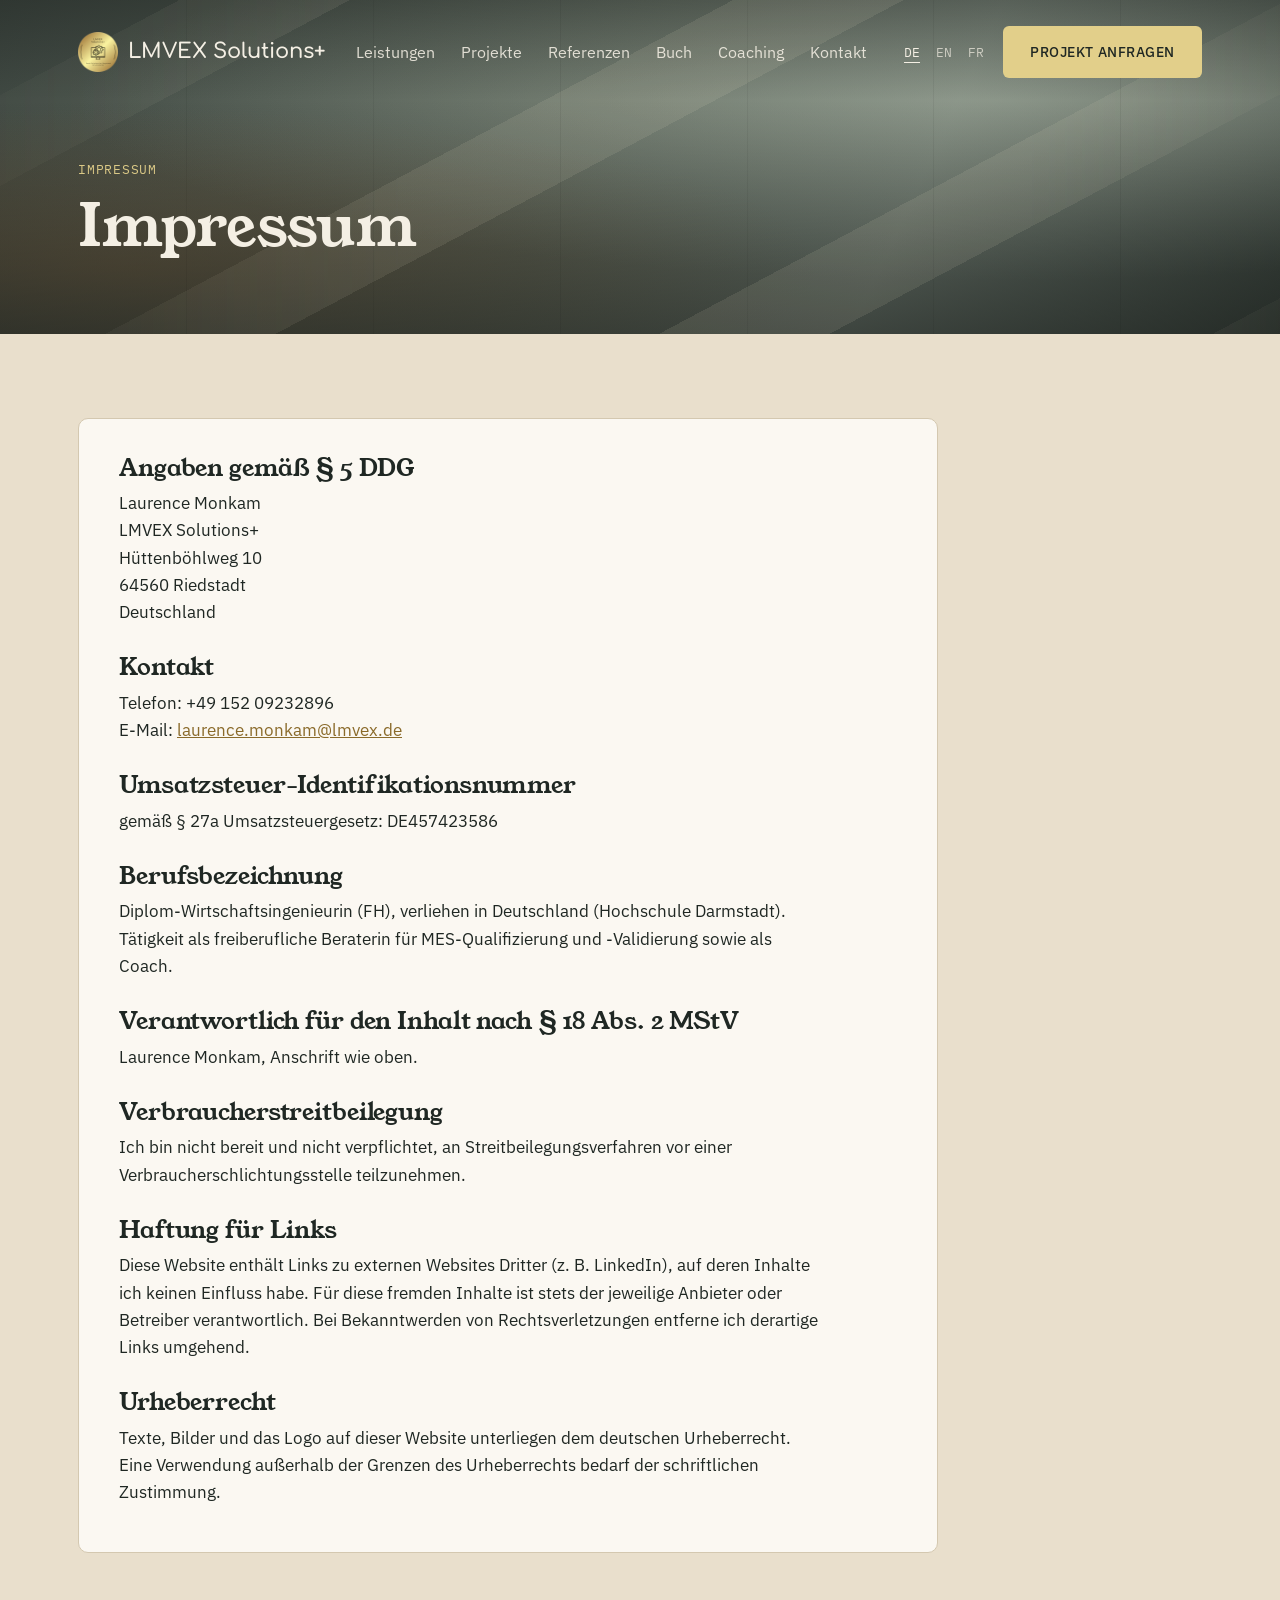
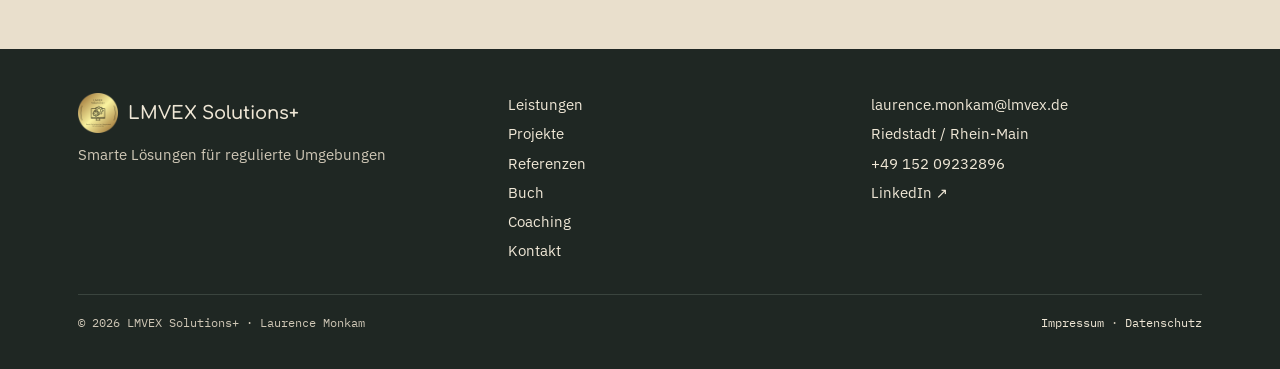
<file: impressum.html>
<!DOCTYPE html>
<html lang="de">
<head>
<meta charset="utf-8">
<meta name="viewport" content="width=device-width, initial-scale=1">
<title>Impressum – LMVEX Solutions+</title>
<meta name="description" content="Impressum LMVEX Solutions+">
<link rel="icon" href="logo.png">
<link rel="stylesheet" href="fonts.css">
<link rel="stylesheet" href="style.css">
</head>
<body>
<div class="hero-bg">
<header class="top wrap" id="top">
  <a class="brand" href="index.html"><img src="logo.png" alt="">LMVEX Solutions+</a>
  <button class="menu-btn" type="button" aria-expanded="false" aria-controls="nav">Menü</button>
  <nav class="nav" id="nav" aria-label="Hauptmenü"><a data-i="nav_l" href="leistungen.html">Leistungen</a><a data-i="nav_p" href="projekte.html">Projekte</a><a data-i="nav_r" href="referenzen.html">Referenzen</a><a data-i="nav_b" href="buch.html">Buch</a><a data-i="nav_c" href="coaching.html">Coaching</a><a data-i="nav_k" href="kontakt.html">Kontakt</a></nav>
  <div class="tools">
    <div class="lang" role="group" aria-label="Sprache / Language / Langue">
      <button type="button" data-lang="de" aria-pressed="true">DE</button><button type="button" data-lang="en" aria-pressed="false">EN</button><button type="button" data-lang="fr" aria-pressed="false">FR</button>
    </div>
    <a data-i="cta_head" class="btn head-cta" href="kontakt.html">Projekt anfragen</a>
  </div>
</header>
<div class="wrap page-hero">
  <p data-i="pi_eb" class="eyebrow">Impressum</p>
  <h1 data-i="pi_h1">Impressum</h1>
  
</div>
</div>
<main>
<section><div class="wrap"><div class="legal">
<h2 data-i="i1h">Angaben gemäß § 5 DDG</h2>
<address data-i="i1">Laurence Monkam<br>LMVEX Solutions+<br>Hüttenböhlweg 10<br>64560 Riedstadt<br>Deutschland</address>
<h2 data-i="i2h">Kontakt</h2>
<p data-i="i2">Telefon: +49 152 09232896<br>E-Mail: <a href="mailto:laurence.monkam@lmvex.de">laurence.monkam@lmvex.de</a></p>
<h2 data-i="i3h">Umsatzsteuer-Identifikationsnummer</h2>
<p data-i="i3">gemäß § 27a Umsatzsteuergesetz: DE457423586</p>
<h2 data-i="i4h">Berufsbezeichnung</h2>
<p data-i="i4">Diplom-Wirtschaftsingenieurin (FH), verliehen in Deutschland (Hochschule Darmstadt). Tätigkeit als freiberufliche Beraterin für MES-Qualifizierung und -Validierung sowie als Coach.</p>
<h2 data-i="i5h">Verantwortlich für den Inhalt nach § 18 Abs. 2 MStV</h2>
<p data-i="i5">Laurence Monkam, Anschrift wie oben.</p>
<h2 data-i="i6h">Verbraucherstreitbeilegung</h2>
<p data-i="i6">Ich bin nicht bereit und nicht verpflichtet, an Streitbeilegungsverfahren vor einer Verbraucherschlichtungsstelle teilzunehmen.</p>
<h2 data-i="i7h">Haftung für Links</h2>
<p data-i="i7">Diese Website enthält Links zu externen Websites Dritter (z. B. LinkedIn), auf deren Inhalte ich keinen Einfluss habe. Für diese fremden Inhalte ist stets der jeweilige Anbieter oder Betreiber verantwortlich. Bei Bekanntwerden von Rechtsverletzungen entferne ich derartige Links umgehend.</p>
<h2 data-i="i8h">Urheberrecht</h2>
<p data-i="i8">Texte, Bilder und das Logo auf dieser Website unterliegen dem deutschen Urheberrecht. Eine Verwendung außerhalb der Grenzen des Urheberrechts bedarf der schriftlichen Zustimmung.</p>
<p data-i="lnote" class="lnote"></p>
</div></div></section>
</main>
<footer class="foot">
  <div class="wrap">
    <div><div class="brand"><img src="logo.png" alt="" width="34" height="34">LMVEX Solutions+</div>
      <div data-i="tagline_f">Smarte Lösungen für regulierte Umgebungen</div>
</div>
    <ul><li><a data-i="nav_l_f" href="leistungen.html">Leistungen</a></li><li><a data-i="nav_p_f" href="projekte.html">Projekte</a></li><li><a data-i="nav_r_f" href="referenzen.html">Referenzen</a></li><li><a data-i="nav_b_f" href="buch.html">Buch</a></li><li><a data-i="nav_c_f" href="coaching.html">Coaching</a></li><li><a data-i="nav_k_f" href="kontakt.html">Kontakt</a></li></ul>
    <ul><li><a href="mailto:laurence.monkam@lmvex.de">laurence.monkam@lmvex.de</a></li><li><span data-i="foot_loc">Riedstadt / Rhein-Main</span></li><li><a href="tel:+4915209232896">+49 152 09232896</a></li><li><a href="https://www.linkedin.com/in/laurence-monkam-468684139/" target="_blank" rel="noopener">LinkedIn ↗</a></li></ul>
    <div class="small"><span>© 2026 LMVEX Solutions+ · Laurence Monkam</span><span><a data-i="imp" href="impressum.html">Impressum</a> · <a data-i="dsg" href="datenschutz.html">Datenschutz</a></span></div>
  </div>
</footer>
<script data-goatcounter="https://lmvex.goatcounter.com/count" async src="https://gc.zgo.at/count.js"></script>
<script src="i18n.js"></script>
<script src="site.js"></script>
</body>
</html>
</file>
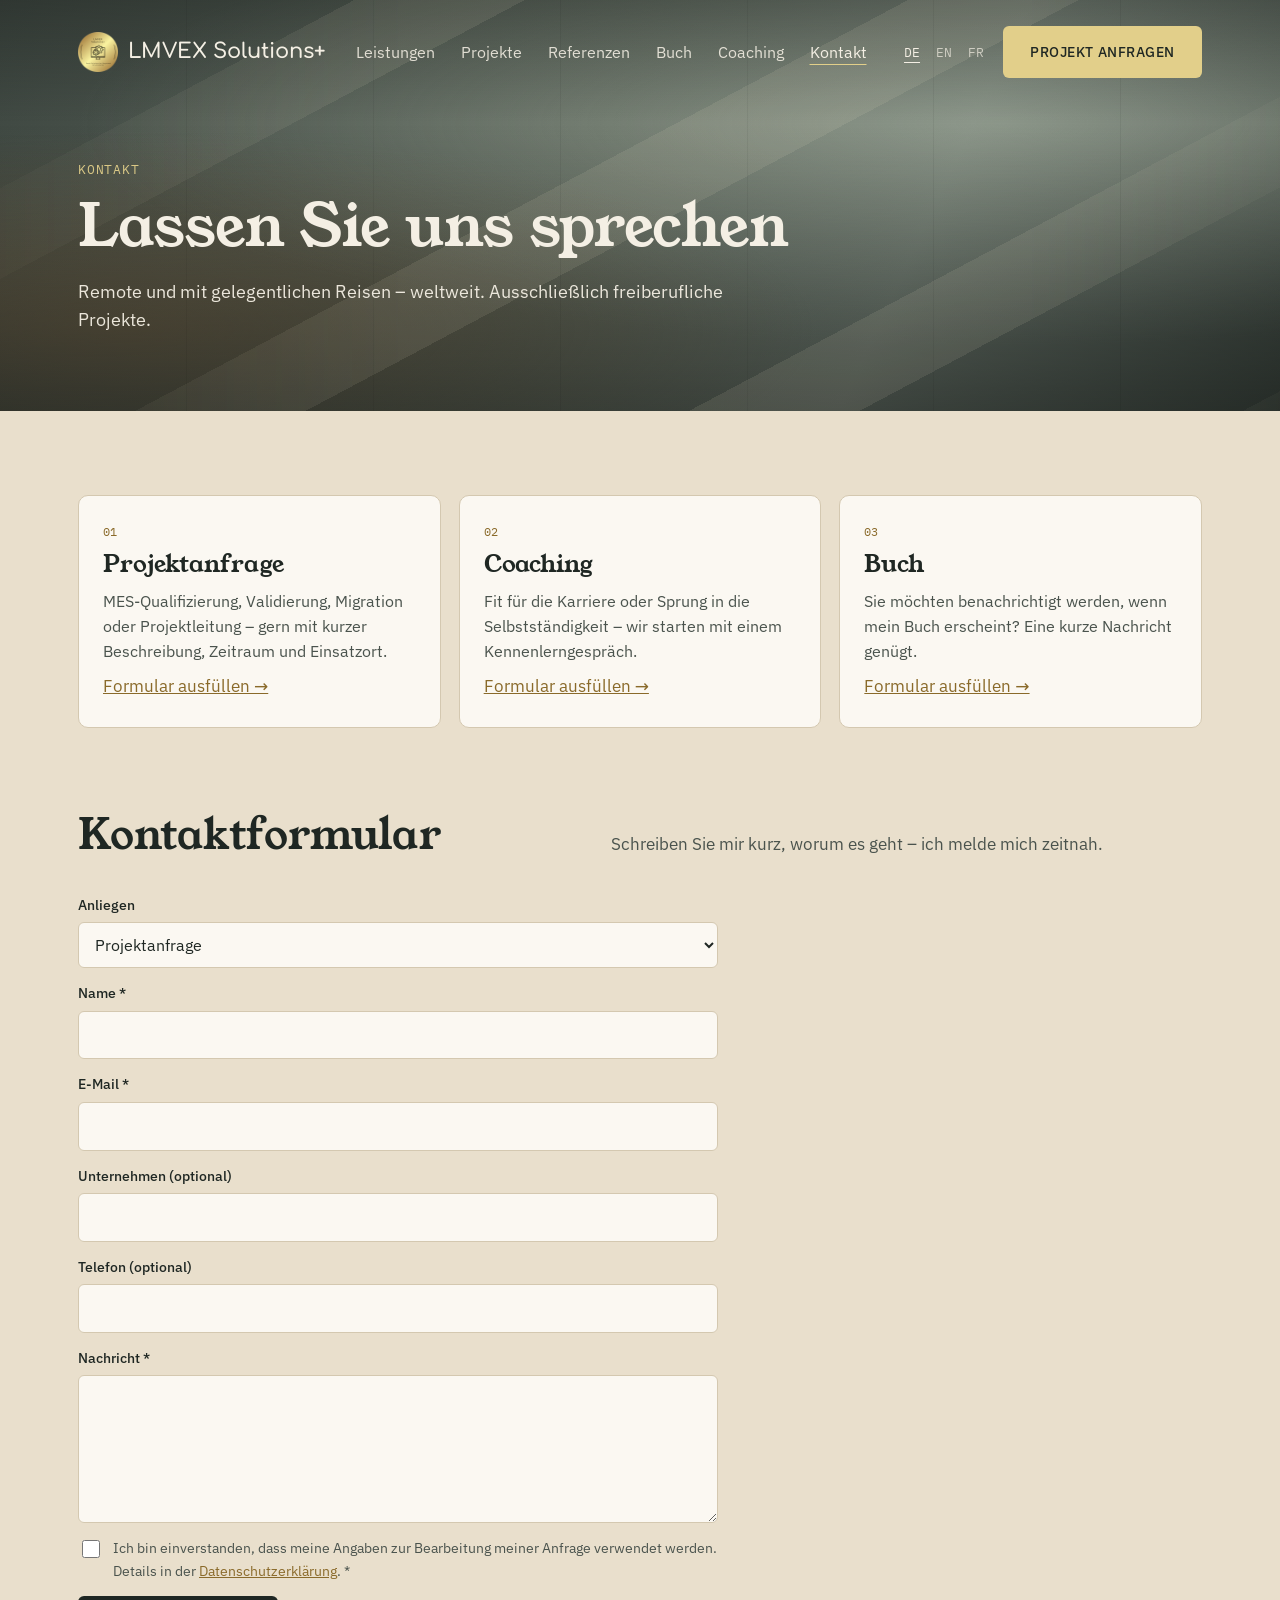
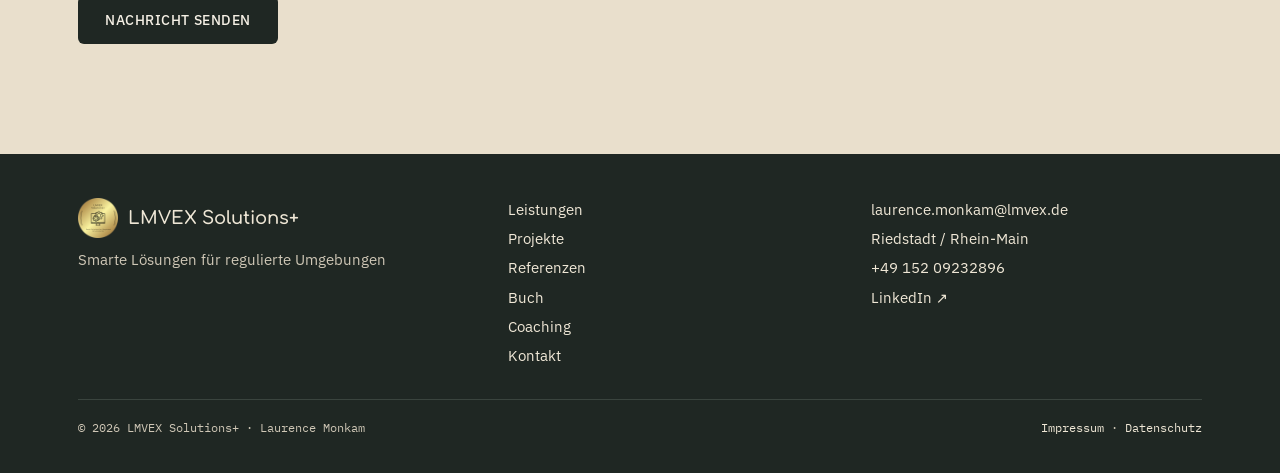
<file: kontakt.html>
<!DOCTYPE html>
<html lang="de">
<head>
<meta charset="utf-8">
<meta name="viewport" content="width=device-width, initial-scale=1">
<title>Kontakt – LMVEX Solutions+</title>
<meta name="description" content="Kontakt zu Laurence Monkam, LMVEX Solutions+.">
<link rel="icon" href="logo.png">
<link rel="stylesheet" href="fonts.css">
<link rel="stylesheet" href="style.css">
</head>
<body>
<div class="hero-bg">
<header class="top wrap" id="top">
  <a class="brand" href="index.html"><img src="logo.png" alt="">LMVEX Solutions+</a>
  <button class="menu-btn" type="button" aria-expanded="false" aria-controls="nav">Menü</button>
  <nav class="nav" id="nav" aria-label="Hauptmenü"><a data-i="nav_l" href="leistungen.html">Leistungen</a><a data-i="nav_p" href="projekte.html">Projekte</a><a data-i="nav_r" href="referenzen.html">Referenzen</a><a data-i="nav_b" href="buch.html">Buch</a><a data-i="nav_c" href="coaching.html">Coaching</a><a data-i="nav_k" href="kontakt.html" aria-current="page">Kontakt</a></nav>
  <div class="tools">
    <div class="lang" role="group" aria-label="Sprache / Language / Langue">
      <button type="button" data-lang="de" aria-pressed="true">DE</button><button type="button" data-lang="en" aria-pressed="false">EN</button><button type="button" data-lang="fr" aria-pressed="false">FR</button>
    </div>
    <a data-i="cta_head" class="btn head-cta" href="kontakt.html">Projekt anfragen</a>
  </div>
</header>
<div class="wrap page-hero">
  <p data-i="pk_eb" class="eyebrow">Kontakt</p>
  <h1 data-i="pk_h1">Lassen Sie uns sprechen</h1>
  <p data-i="pk_p">Remote und mit gelegentlichen Reisen – weltweit. Ausschließlich freiberufliche Projekte.</p>
</div>
</div>
<main>
<section><div class="wrap"><div class="cards"><div class="card"><span class="k">01</span><h3 data-i="kc1h">Projektanfrage</h3><p data-i="kc1p">MES-Qualifizierung, Validierung, Migration oder Projektleitung – gern mit kurzer Beschreibung, Zeitraum und Einsatzort.</p><a class="more" href="#kontaktformular" data-topic="Projektanfrage" data-i="kc_m">Formular ausfüllen →</a></div><div class="card"><span class="k">02</span><h3 data-i="kc2h">Coaching</h3><p data-i="kc2p">Fit für die Karriere oder Sprung in die Selbstständigkeit – wir starten mit einem Kennenlerngespräch.</p><a class="more" href="#kontaktformular" data-topic="Coaching" data-i="kc_m">Formular ausfüllen →</a></div><div class="card"><span class="k">03</span><h3 data-i="kc3h">Buch</h3><p data-i="kc3p">Sie möchten benachrichtigt werden, wenn mein Buch erscheint? Eine kurze Nachricht genügt.</p><a class="more" href="buch.html" data-i="kc_m">Formular ausfüllen →</a></div></div></div></section>
<section id="kontaktformular"><div class="wrap"><div class="sec-h"><h2 data-i="kf_h">Kontaktformular</h2><p data-i="kf_p">Schreiben Sie mir kurz, worum es geht – ich melde mich zeitnah.</p></div>
  <form class="nform" id="kontaktform" data-subject="Anfrage über lmvex.de" data-ok="nf_ok2" novalidate><div class="frow"><label for="kf-topic"><span data-i="kf_topic">Anliegen</span></label><select id="kf-topic" name="topic"><option value="Projektanfrage" data-i="kf_topic_o0">Projektanfrage</option><option value="Coaching" data-i="kf_topic_o1">Coaching</option><option value="Buch" data-i="kf_topic_o2">Buch</option><option value="Sonstiges" data-i="kf_topic_o3">Sonstiges</option></select></div><div class="frow"><label for="kf-name"><span data-i="kf_name">Name *</span></label><input id="kf-name" name="name" type="text" autocomplete="name" required></div><div class="frow"><label for="kf-mail"><span data-i="kf_mail">E-Mail *</span></label><input id="kf-mail" name="email" type="email" autocomplete="email" required></div><div class="frow"><label for="kf-company"><span data-i="kf_comp">Unternehmen (optional)</span></label><input id="kf-company" name="company" type="text" autocomplete="organization"></div><div class="frow"><label for="kf-phone"><span data-i="kf_phone">Telefon (optional)</span></label><input id="kf-phone" name="phone" type="tel" autocomplete="tel"></div><div class="frow"><label for="kf-msg"><span data-i="kf_msg">Nachricht *</span></label><textarea id="kf-msg" name="message" rows="5" required></textarea></div><div class="fcheck"><input id="kontaktform-ok" name="consent" type="checkbox" required><label for="kontaktform-ok"><span data-i="kontaktform_consent">Ich bin einverstanden, dass meine Angaben zur Bearbeitung meiner Anfrage verwendet werden. Details in der <a href="datenschutz.html">Datenschutzerklärung</a>. *</span></label></div><button class="btn dark" type="submit"><span data-i="kontaktform_btn">Nachricht senden</span></button><p class="fmsg" role="status" aria-live="polite"></p></form>
</div></section>
</main>
<footer class="foot">
  <div class="wrap">
    <div><div class="brand"><img src="logo.png" alt="" width="34" height="34">LMVEX Solutions+</div>
      <div data-i="tagline_f">Smarte Lösungen für regulierte Umgebungen</div>
</div>
    <ul><li><a data-i="nav_l_f" href="leistungen.html">Leistungen</a></li><li><a data-i="nav_p_f" href="projekte.html">Projekte</a></li><li><a data-i="nav_r_f" href="referenzen.html">Referenzen</a></li><li><a data-i="nav_b_f" href="buch.html">Buch</a></li><li><a data-i="nav_c_f" href="coaching.html">Coaching</a></li><li><a data-i="nav_k_f" href="kontakt.html">Kontakt</a></li></ul>
    <ul><li><a href="mailto:laurence.monkam@lmvex.de">laurence.monkam@lmvex.de</a></li><li><span data-i="foot_loc">Riedstadt / Rhein-Main</span></li><li><a href="tel:+4915209232896">+49 152 09232896</a></li><li><a href="https://www.linkedin.com/in/laurence-monkam-468684139/" target="_blank" rel="noopener">LinkedIn ↗</a></li></ul>
    <div class="small"><span>© 2026 LMVEX Solutions+ · Laurence Monkam</span><span><a data-i="imp" href="impressum.html">Impressum</a> · <a data-i="dsg" href="datenschutz.html">Datenschutz</a></span></div>
  </div>
</footer>
<script data-goatcounter="https://lmvex.goatcounter.com/count" async src="https://gc.zgo.at/count.js"></script>
<script src="i18n.js"></script>
<script src="site.js"></script>
</body>
</html>
</file>
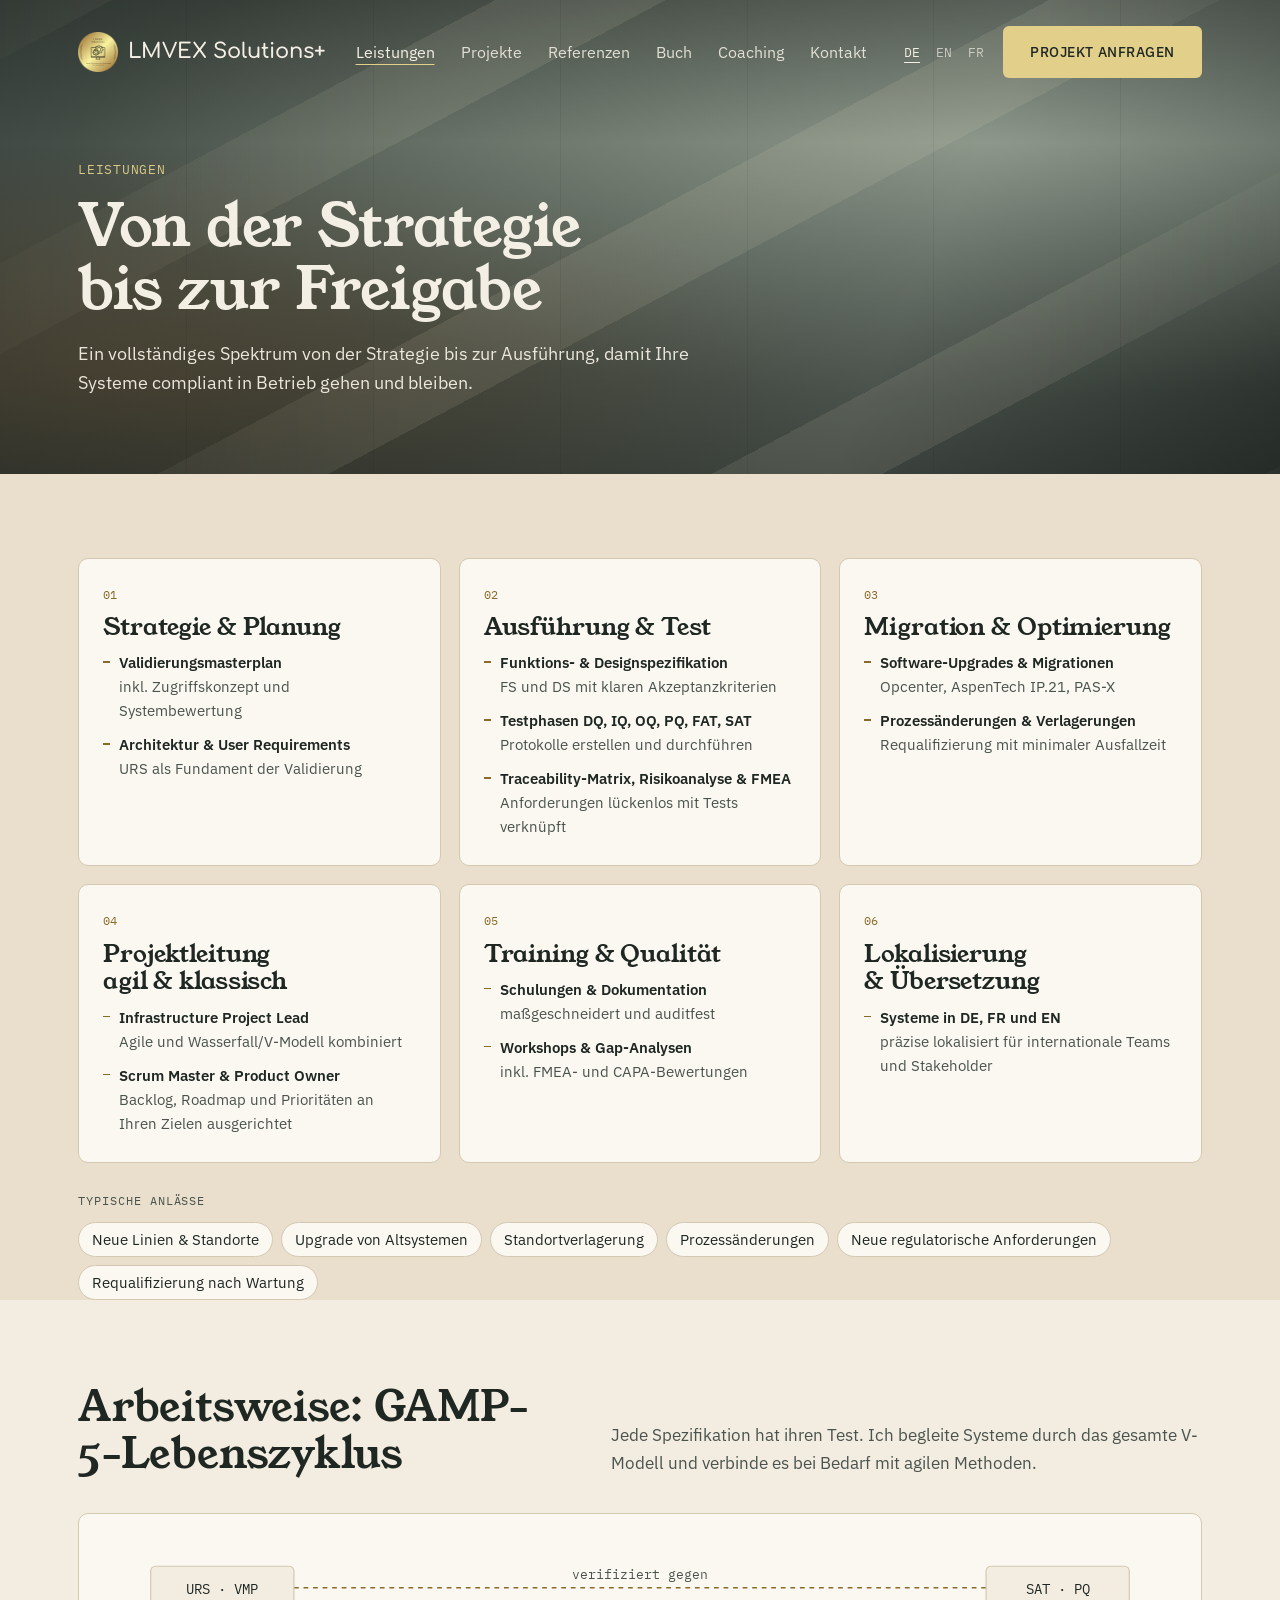
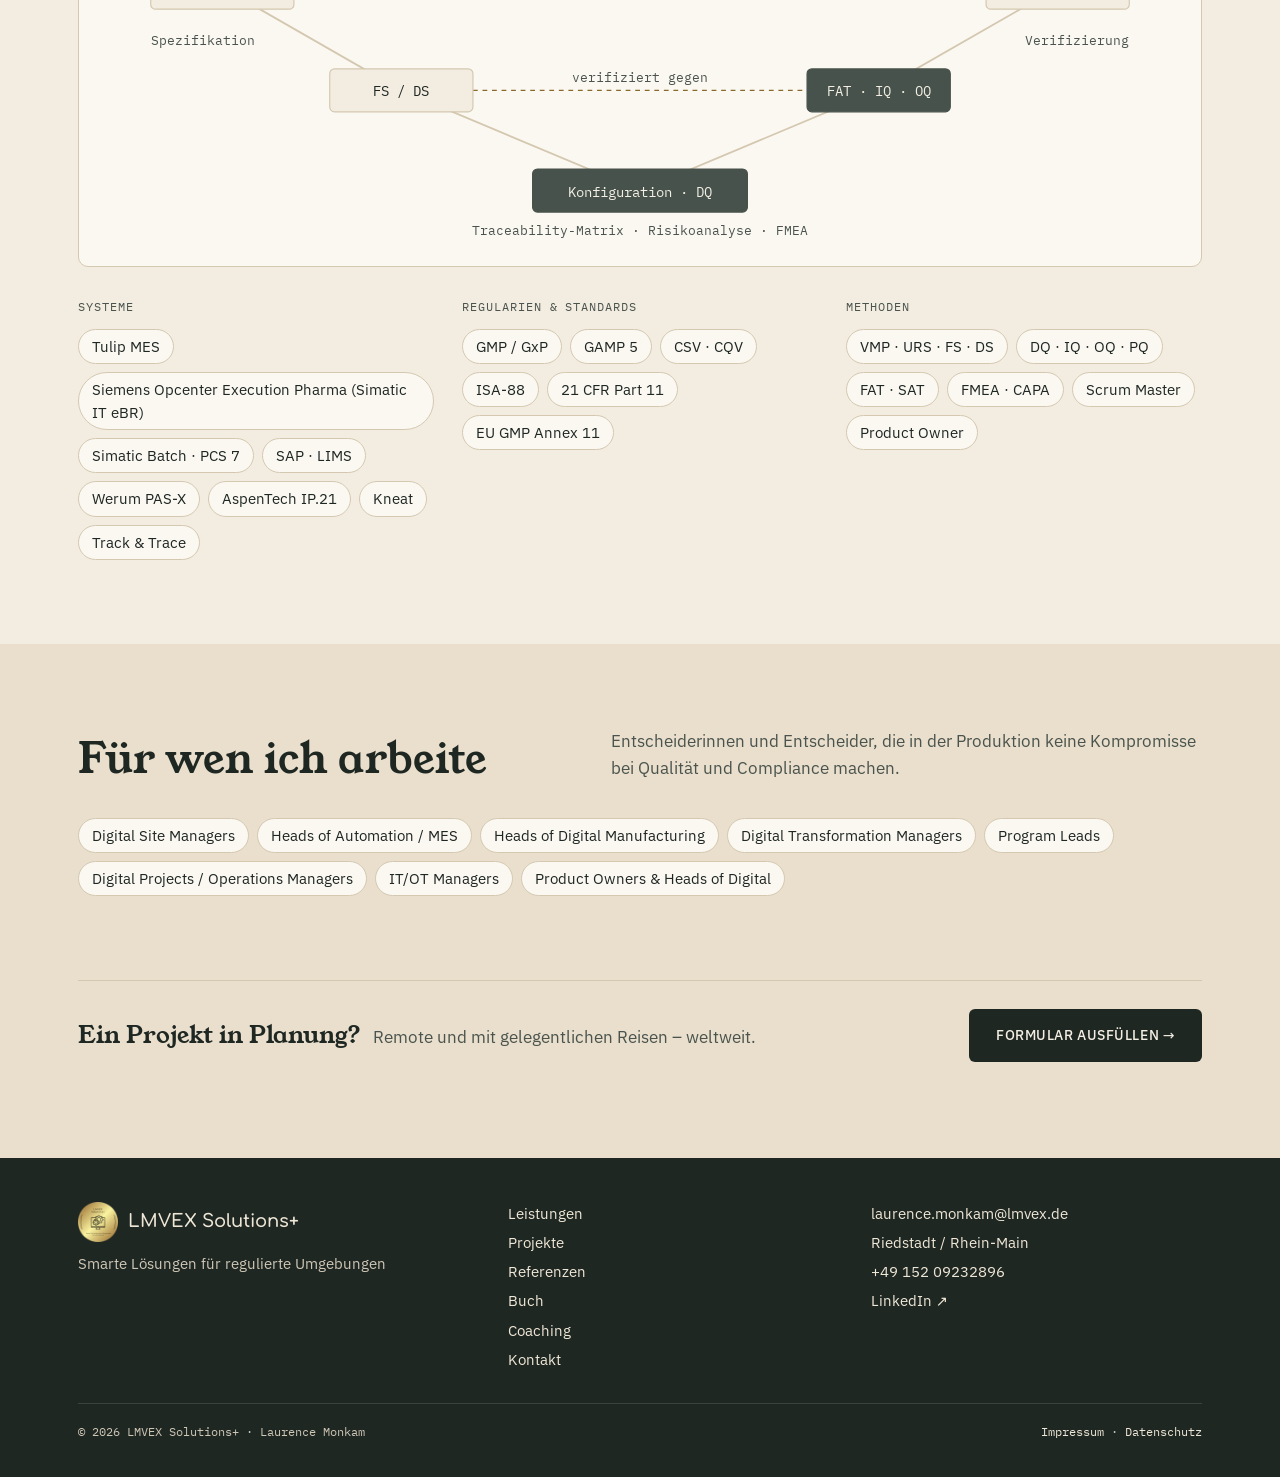
<file: leistungen.html>
<!DOCTYPE html>
<html lang="de">
<head>
<meta charset="utf-8">
<meta name="viewport" content="width=device-width, initial-scale=1">
<title>Leistungen – LMVEX Solutions+</title>
<meta name="description" content="Leistungen von LMVEX Solutions+: Validierungsplanung, DQ/IQ/OQ/PQ, Migration, Projektleitung, Schulung.">
<link rel="icon" href="logo.png">
<link rel="stylesheet" href="fonts.css">
<link rel="stylesheet" href="style.css">
</head>
<body>
<div class="hero-bg">
<header class="top wrap" id="top">
  <a class="brand" href="index.html"><img src="logo.png" alt="">LMVEX Solutions+</a>
  <button class="menu-btn" type="button" aria-expanded="false" aria-controls="nav">Menü</button>
  <nav class="nav" id="nav" aria-label="Hauptmenü"><a data-i="nav_l" href="leistungen.html" aria-current="page">Leistungen</a><a data-i="nav_p" href="projekte.html">Projekte</a><a data-i="nav_r" href="referenzen.html">Referenzen</a><a data-i="nav_b" href="buch.html">Buch</a><a data-i="nav_c" href="coaching.html">Coaching</a><a data-i="nav_k" href="kontakt.html">Kontakt</a></nav>
  <div class="tools">
    <div class="lang" role="group" aria-label="Sprache / Language / Langue">
      <button type="button" data-lang="de" aria-pressed="true">DE</button><button type="button" data-lang="en" aria-pressed="false">EN</button><button type="button" data-lang="fr" aria-pressed="false">FR</button>
    </div>
    <a data-i="cta_head" class="btn head-cta" href="kontakt.html">Projekt anfragen</a>
  </div>
</header>
<div class="wrap page-hero">
  <p data-i="pl_eb" class="eyebrow">Leistungen</p>
  <h1 data-i="pl_h1">Von der Strategie bis zur Freigabe</h1>
  <p data-i="pl_p">Ein vollständiges Spektrum von der Strategie bis zur Ausführung, damit Ihre Systeme compliant in Betrieb gehen und bleiben.</p>
</div>
</div>
<main>
<section><div class="wrap">
  <div class="cards"><div class="card"><span class="k">01</span><h3 data-i="sah">Strategie &amp; Planung</h3><ul><li data-i="sa1"><strong>Validierungsmasterplan</strong>inkl. Zugriffskonzept und Systembewertung</li><li data-i="sa2"><strong>Architektur &amp; User Requirements</strong>URS als Fundament der Validierung</li></ul></div><div class="card"><span class="k">02</span><h3 data-i="sbh">Ausführung &amp; Test</h3><ul><li data-i="sb1"><strong>Funktions- &amp; Designspezifikation</strong>FS und DS mit klaren Akzeptanzkriterien</li><li data-i="sb2"><strong>Testphasen DQ, IQ, OQ, PQ, FAT, SAT</strong>Protokolle erstellen und durchführen</li><li data-i="sb3"><strong>Traceability-Matrix, Risikoanalyse &amp; FMEA</strong>Anforderungen lückenlos mit Tests verknüpft</li></ul></div><div class="card"><span class="k">03</span><h3 data-i="sch">Migration &amp; Optimierung</h3><ul><li data-i="sc1"><strong>Software-Upgrades &amp; Migrationen</strong>Opcenter, AspenTech IP.21, PAS-X</li><li data-i="sc2"><strong>Prozessänderungen &amp; Verlagerungen</strong>Requalifizierung mit minimaler Ausfallzeit</li></ul></div><div class="card"><span class="k">04</span><h3 data-i="sdh">Projektleitung agil &amp; klassisch</h3><ul><li data-i="sd1"><strong>Infrastructure Project Lead</strong>Agile und Wasserfall/V-Modell kombiniert</li><li data-i="sd2"><strong>Scrum Master &amp; Product Owner</strong>Backlog, Roadmap und Prioritäten an Ihren Zielen ausgerichtet</li></ul></div><div class="card"><span class="k">05</span><h3 data-i="seh">Training &amp; Qualität</h3><ul><li data-i="se1"><strong>Schulungen &amp; Dokumentation</strong>maßgeschneidert und auditfest</li><li data-i="se2"><strong>Workshops &amp; Gap-Analysen</strong>inkl. FMEA- und CAPA-Bewertungen</li></ul></div><div class="card"><span class="k">06</span><h3 data-i="sgh">Lokalisierung &amp; Übersetzung</h3><ul><li data-i="sg1"><strong>Systeme in DE, FR und EN</strong>präzise lokalisiert für internationale Teams und Stakeholder</li></ul></div></div>
  <div style="margin-top:28px"><h3 data-i="occ" style="font-family:var(--mono);font-size:12px;letter-spacing:.08em;text-transform:uppercase;color:var(--ink-soft);margin-bottom:12px">Typische Anlässe</h3><ul class="chips"><li data-i="o1">Neue Linien &amp; Standorte</li><li data-i="o2">Upgrade von Altsystemen</li><li data-i="o3">Standortverlagerung</li><li data-i="o4">Prozessänderungen</li><li data-i="o5">Neue regulatorische Anforderungen</li><li data-i="o6">Requalifizierung nach Wartung</li></ul></div>
</div></section>
<div class="alt"><section><div class="wrap">
  <div class="sec-h"><h2 data-i="s2">Arbeitsweise: GAMP-5-Lebenszyklus</h2><p data-i="s2p">Jede Spezifikation hat ihren Test. Ich begleite Systeme durch das gesamte V-Modell und verbinde es bei Bedarf mit agilen Methoden.</p></div>
  <div class="vmodel"><svg viewBox="0 0 900 252" role="img" aria-label="GAMP 5 V-model: URS, FS/DS, configuration, IQ/OQ, PQ">
  <path class="ln" d="M100 40 L250 126 L450 210 L650 126 L800 40"/>
  <line class="tr" x1="160" y1="40" x2="740" y2="40"/><line class="tr" x1="310" y1="126" x2="590" y2="126"/>
  <rect class="box" x="40" y="22" width="120" height="36" rx="4"/><text x="100" y="45" text-anchor="middle">URS · VMP</text>
  <rect class="box" x="190" y="108" width="120" height="36" rx="4"/><text x="250" y="131" text-anchor="middle">FS / DS</text>
  <rect class="box hl" x="360" y="192" width="180" height="36" rx="4"/><text data-i="vcfg" class="hlt" x="450" y="215" text-anchor="middle">Konfiguration · DQ</text>
  <rect class="box hl" x="590" y="108" width="120" height="36" rx="4"/><text class="hlt" x="650" y="131" text-anchor="middle">FAT · IQ · OQ</text>
  <rect class="box" x="740" y="22" width="120" height="36" rx="4"/><text x="800" y="45" text-anchor="middle">SAT · PQ</text>
  <text data-i="vtr" class="lbl" x="450" y="33" text-anchor="middle">verifiziert gegen</text>
  <text data-i="vtr2" class="lbl" x="450" y="119" text-anchor="middle">verifiziert gegen</text>
  <text data-i="vspec" class="lbl" x="40" y="88">Spezifikation</text>
  <text data-i="vver" class="lbl" x="860" y="88" text-anchor="end">Verifizierung</text>
  <text data-i="vtrace" class="lbl" x="450" y="247" text-anchor="middle">Traceability-Matrix · Risikoanalyse · FMEA</text>
</svg></div>
  <div class="skills">
  <div><h3 data-i="k1">Systeme</h3><ul class="chips"><li>Tulip MES</li><li>Siemens Opcenter Execution Pharma (Simatic IT eBR)</li><li>Simatic Batch · PCS 7</li><li>SAP · LIMS</li><li>Werum PAS-X</li><li>AspenTech IP.21</li><li>Kneat</li><li>Track &amp; Trace</li></ul></div>
  <div><h3 data-i="k2">Regularien &amp; Standards</h3><ul class="chips"><li>GMP / GxP</li><li>GAMP 5</li><li>CSV · CQV</li><li>ISA-88</li><li>21 CFR Part 11</li><li>EU GMP Annex 11</li></ul></div>
  <div><h3 data-i="k3">Methoden</h3><ul class="chips"><li>VMP · URS · FS · DS</li><li>DQ · IQ · OQ · PQ</li><li>FAT · SAT</li><li>FMEA · CAPA</li><li>Scrum Master</li><li>Product Owner</li></ul></div>
</div>
</div></section></div>
<section><div class="wrap">
  <div class="sec-h"><h2 data-i="s5">Für wen ich arbeite</h2><p data-i="s5p">Entscheiderinnen und Entscheider, die in der Produktion keine Kompromisse bei Qualität und Compliance machen.</p></div>
  <ul class="chips"><li>Digital Site Managers</li><li>Heads of Automation / MES</li><li>Heads of Digital Manufacturing</li><li>Digital Transformation Managers</li><li>Program Leads</li><li>Digital Projects / Operations Managers</li><li>IT/OT Managers</li><li>Product Owners &amp; Heads of Digital</li></ul>
</div></section>
<section class="cta-slim"><div class="wrap"><div class="slim">
  <p><b data-i="slim_q">Ein Projekt in Planung?</b> <span data-i="slim_t">Remote und mit gelegentlichen Reisen – weltweit.</span></p>
  <a data-i="slim_b" class="btn dark" href="kontakt.html#kontaktformular">Formular ausfüllen →</a>
</div></div></section>
</main>
<footer class="foot">
  <div class="wrap">
    <div><div class="brand"><img src="logo.png" alt="" width="34" height="34">LMVEX Solutions+</div>
      <div data-i="tagline_f">Smarte Lösungen für regulierte Umgebungen</div>
</div>
    <ul><li><a data-i="nav_l_f" href="leistungen.html">Leistungen</a></li><li><a data-i="nav_p_f" href="projekte.html">Projekte</a></li><li><a data-i="nav_r_f" href="referenzen.html">Referenzen</a></li><li><a data-i="nav_b_f" href="buch.html">Buch</a></li><li><a data-i="nav_c_f" href="coaching.html">Coaching</a></li><li><a data-i="nav_k_f" href="kontakt.html">Kontakt</a></li></ul>
    <ul><li><a href="mailto:laurence.monkam@lmvex.de">laurence.monkam@lmvex.de</a></li><li><span data-i="foot_loc">Riedstadt / Rhein-Main</span></li><li><a href="tel:+4915209232896">+49 152 09232896</a></li><li><a href="https://www.linkedin.com/in/laurence-monkam-468684139/" target="_blank" rel="noopener">LinkedIn ↗</a></li></ul>
    <div class="small"><span>© 2026 LMVEX Solutions+ · Laurence Monkam</span><span><a data-i="imp" href="impressum.html">Impressum</a> · <a data-i="dsg" href="datenschutz.html">Datenschutz</a></span></div>
  </div>
</footer>
<script data-goatcounter="https://lmvex.goatcounter.com/count" async src="https://gc.zgo.at/count.js"></script>
<script src="i18n.js"></script>
<script src="site.js"></script>
</body>
</html>
</file>
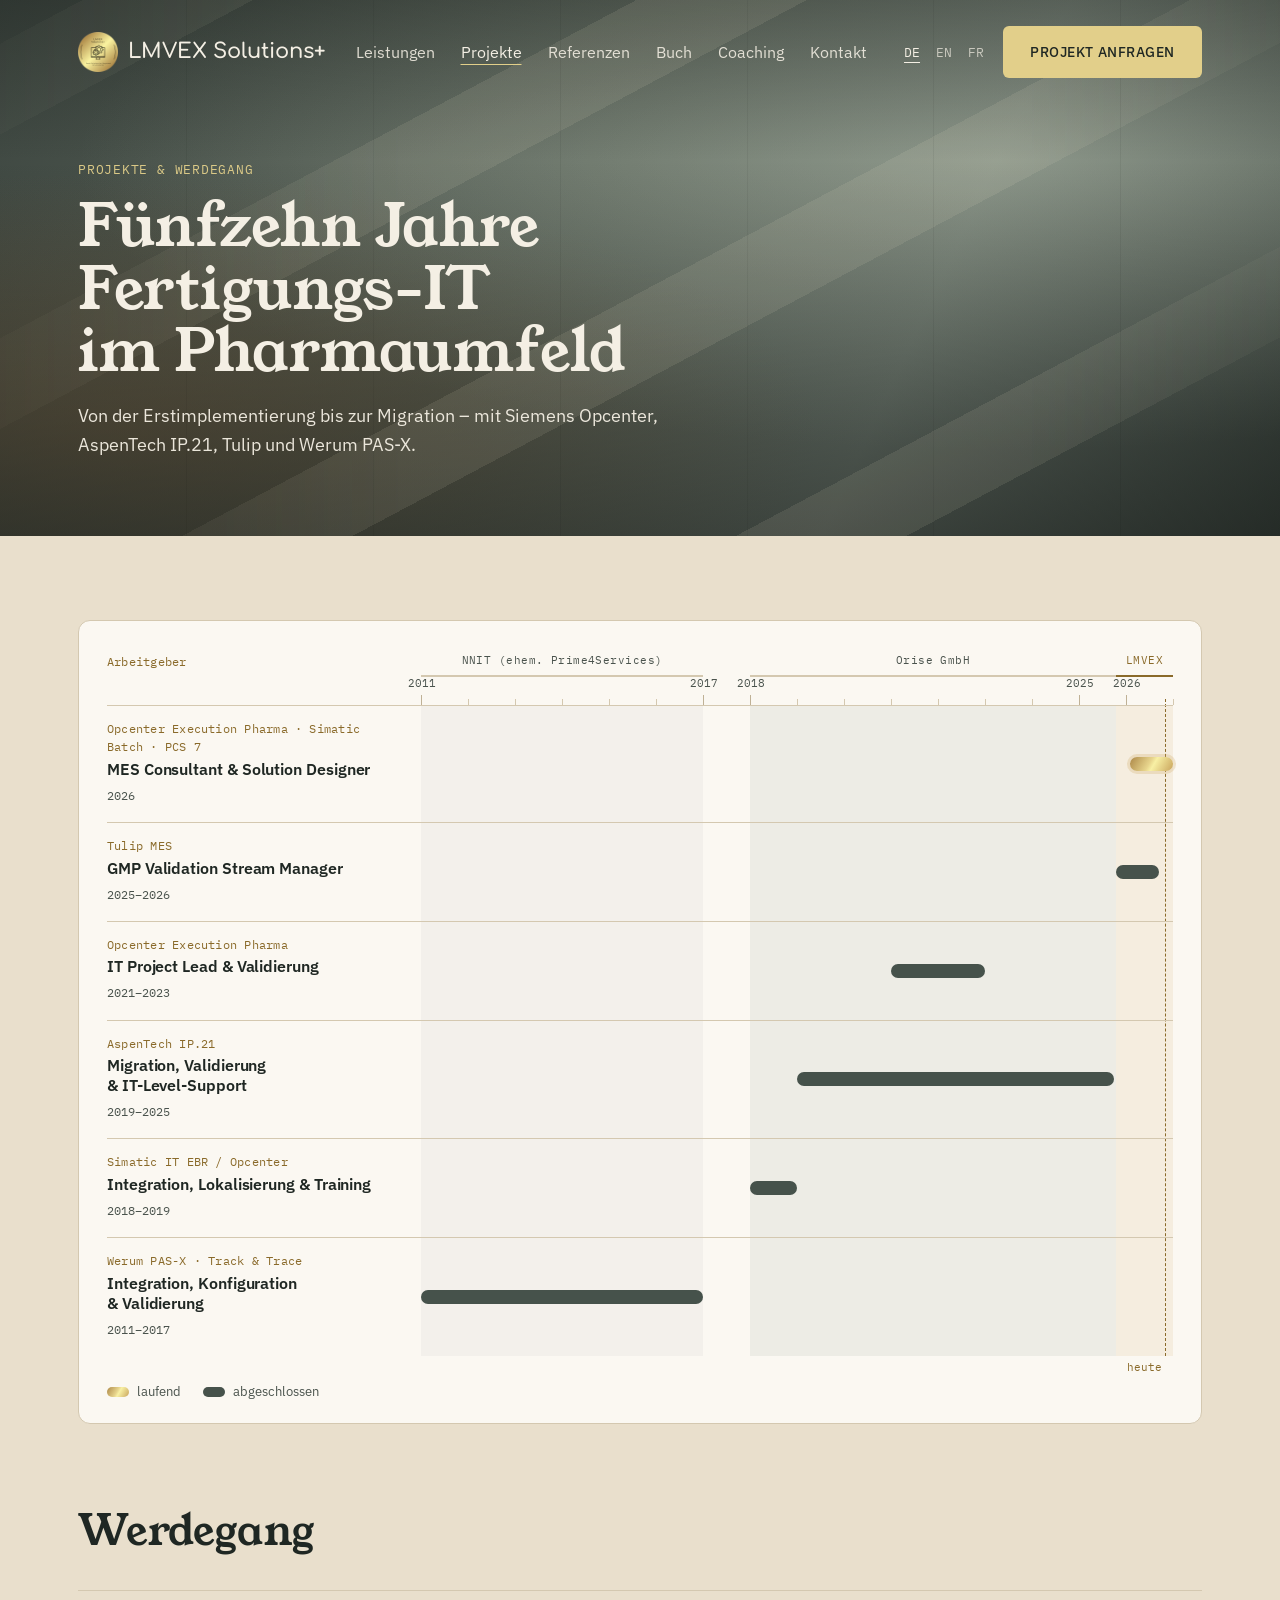
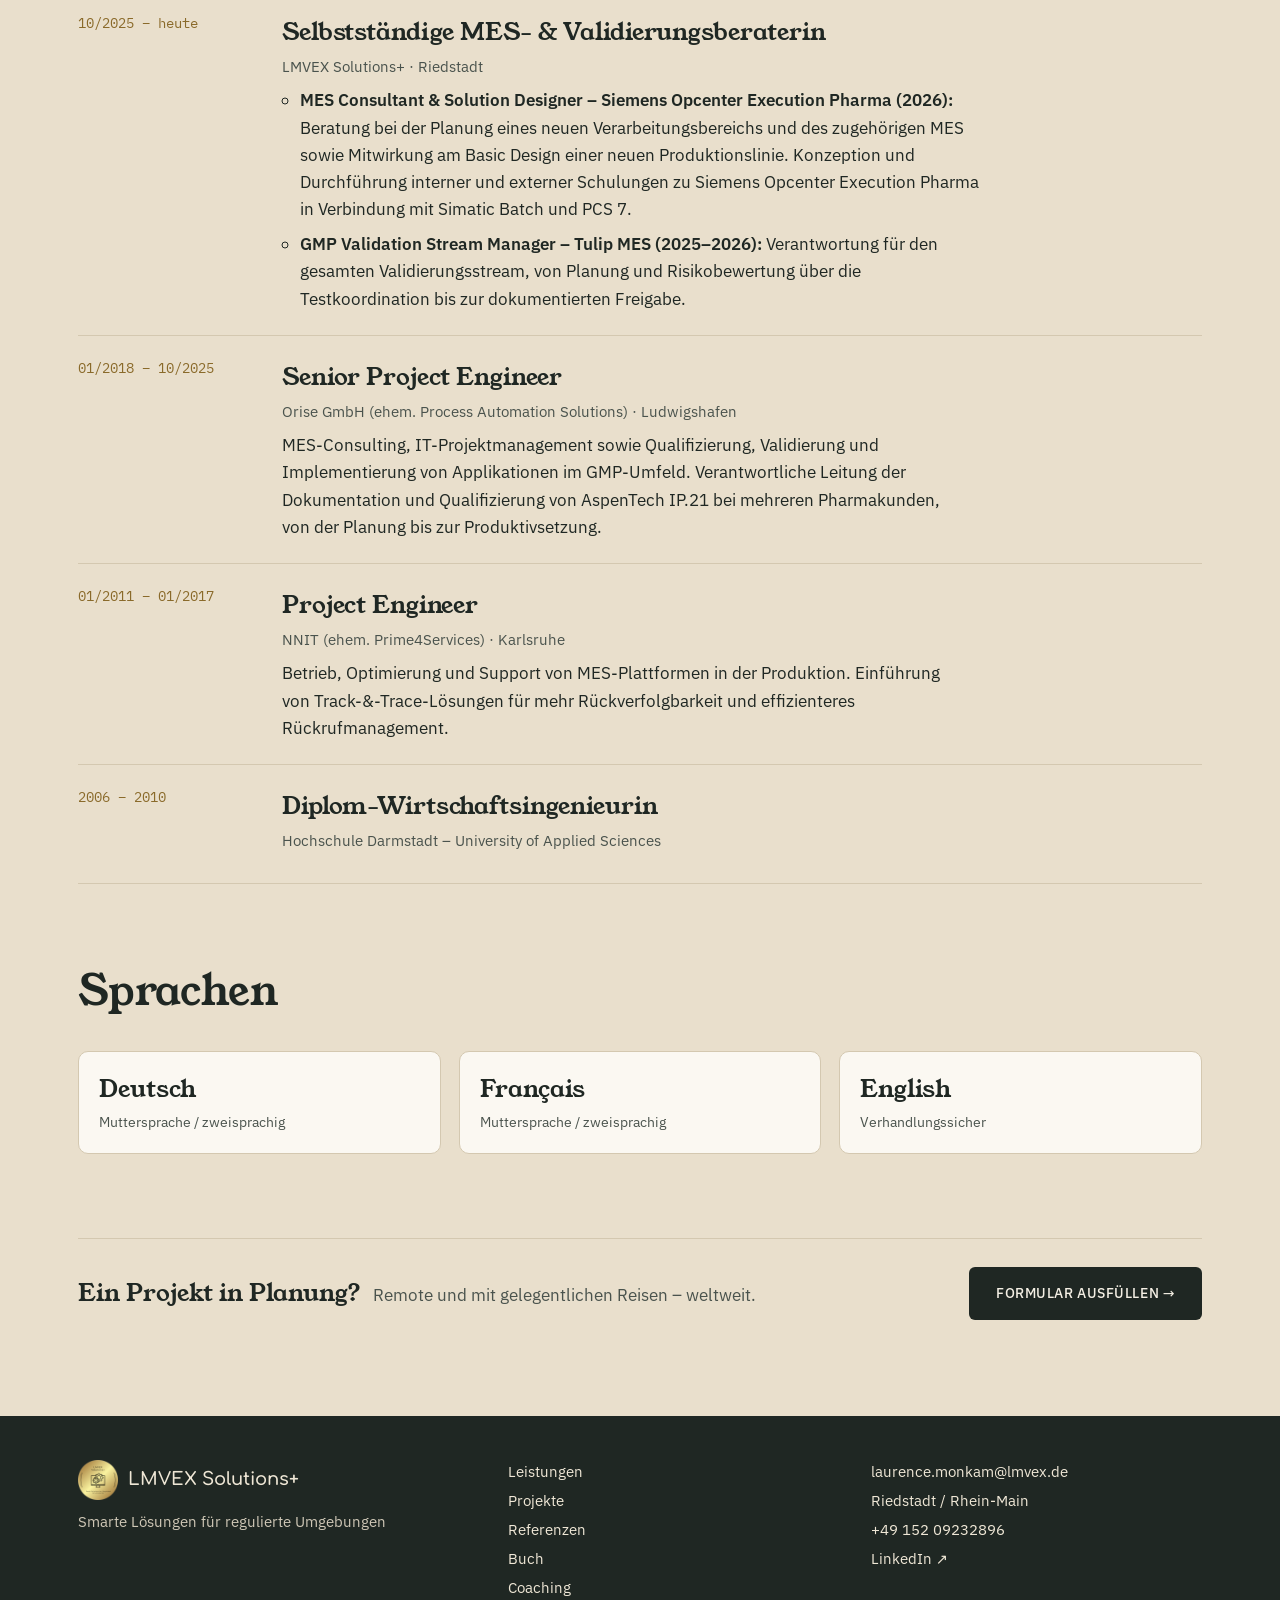
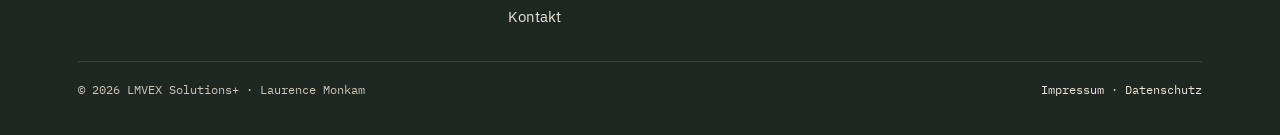
<file: projekte.html>
<!DOCTYPE html>
<html lang="de">
<head>
<meta charset="utf-8">
<meta name="viewport" content="width=device-width, initial-scale=1">
<title>Projekte & Werdegang – LMVEX Solutions+</title>
<meta name="description" content="Projekte und Werdegang von Laurence Monkam: Tulip MES, Siemens Opcenter, AspenTech IP.21, Werum PAS-X.">
<link rel="icon" href="logo.png">
<link rel="stylesheet" href="fonts.css">
<link rel="stylesheet" href="style.css">
</head>
<body>
<div class="hero-bg">
<header class="top wrap" id="top">
  <a class="brand" href="index.html"><img src="logo.png" alt="">LMVEX Solutions+</a>
  <button class="menu-btn" type="button" aria-expanded="false" aria-controls="nav">Menü</button>
  <nav class="nav" id="nav" aria-label="Hauptmenü"><a data-i="nav_l" href="leistungen.html">Leistungen</a><a data-i="nav_p" href="projekte.html" aria-current="page">Projekte</a><a data-i="nav_r" href="referenzen.html">Referenzen</a><a data-i="nav_b" href="buch.html">Buch</a><a data-i="nav_c" href="coaching.html">Coaching</a><a data-i="nav_k" href="kontakt.html">Kontakt</a></nav>
  <div class="tools">
    <div class="lang" role="group" aria-label="Sprache / Language / Langue">
      <button type="button" data-lang="de" aria-pressed="true">DE</button><button type="button" data-lang="en" aria-pressed="false">EN</button><button type="button" data-lang="fr" aria-pressed="false">FR</button>
    </div>
    <a data-i="cta_head" class="btn head-cta" href="kontakt.html">Projekt anfragen</a>
  </div>
</header>
<div class="wrap page-hero">
  <p data-i="pp_eb" class="eyebrow">Projekte &amp; Werdegang</p>
  <h1 data-i="pp_h1">Fünfzehn Jahre Fertigungs-IT im Pharmaumfeld</h1>
  <p data-i="pp_p">Von der Erstimplementierung bis zur Migration – mit Siemens Opcenter, AspenTech IP.21, Tulip und Werum PAS-X.</p>
</div>
</div>
<main>
<section><div class="wrap"><div class="gantt"><div class="g-inner">
  <div class="tr-row tr-head"><div class="tr-lab"><span data-i="g_emp" class="sys">Arbeitgeber</span></div><div class="tr-track"><div class="band-lab b0" style="left:0.000%;width:calc(37.500% - 0.000%)"><span data-i="emp1">NNIT (ehem. Prime4Services)</span></div><div class="band-lab b1" style="left:43.750%;width:calc(92.437% - 43.750%)"><span data-i="emp2">Orise GmbH</span></div><div class="band-lab b2" style="left:92.437%;width:calc(100.000% - 92.437%)"><span data-i="emp3">LMVEX</span></div></div></div>
  <div class="tr-row tr-axis"><div class="tr-lab"></div><div class="tr-track"><div class="ticks"><span class="lbl" style="left:0.000%"><b>2011</b></span><span style="left:6.250%"></span><span style="left:12.500%"></span><span style="left:18.750%"></span><span style="left:25.000%"></span><span style="left:31.250%"></span><span class="lbl" style="left:37.500%"><b>2017</b></span><span class="lbl" style="left:43.750%"><b>2018</b></span><span style="left:50.000%"></span><span style="left:56.250%"></span><span style="left:62.500%"></span><span style="left:68.750%"></span><span style="left:75.000%"></span><span style="left:81.250%"></span><span class="lbl" style="left:87.500%"><b>2025</b></span><span class="lbl" style="left:93.750%"><b>2026</b></span><span style="left:100.000%"></span></div></div></div>
  <div class="tr-body">
    <div class="tr-bg"><div class="tr-lab"></div><div class="tr-track"><div class="band b0" style="left:0.000%;width:calc(37.500% - 0.000%)"></div><div class="band b1" style="left:43.750%;width:calc(92.437% - 43.750%)"></div><div class="band b2" style="left:92.437%;width:calc(100.000% - 92.437%)"></div><div class="today" style="left:99.000%"><span data-i="g_today">heute</span></div></div></div>
    <div class="tr-row"><div class="tr-lab"><span class="sys">Opcenter Execution Pharma · Simatic Batch · PCS 7</span><h3 data-i="p0">MES Consultant &amp; Solution Designer</h3><span class="yrs">2026</span></div><div class="tr-track"><div class="tr-bar now" style="left:94.250%;width:calc(100.000% - 94.250%)" title="2026"></div></div></div>
    <div class="tr-row"><div class="tr-lab"><span class="sys">Tulip MES</span><h3 data-i="p1">GMP Validation Stream Manager</h3><span class="yrs">2025–2026</span></div><div class="tr-track"><div class="tr-bar" style="left:92.437%;width:calc(98.125% - 92.437%)" title="2025–2026"></div></div></div>
    <div class="tr-row"><div class="tr-lab"><span class="sys">Opcenter Execution Pharma</span><h3 data-i="p3">IT Project Lead &amp; Validierung</h3><span class="yrs">2021–2023</span></div><div class="tr-track"><div class="tr-bar" style="left:62.500%;width:calc(75.000% - 62.500%)" title="2021–2023"></div></div></div>
    <div class="tr-row"><div class="tr-lab"><span class="sys">AspenTech IP.21</span><h3 data-i="p2">Migration, Validierung &amp; IT-Level-Support</h3><span class="yrs">2019–2025</span></div><div class="tr-track"><div class="tr-bar" style="left:50.000%;width:calc(92.188% - 50.000%)" title="2019–2025"></div></div></div>
    <div class="tr-row"><div class="tr-lab"><span class="sys">Simatic IT EBR / Opcenter</span><h3 data-i="p5">Integration, Lokalisierung &amp; Training</h3><span class="yrs">2018–2019</span></div><div class="tr-track"><div class="tr-bar" style="left:43.750%;width:calc(50.000% - 43.750%)" title="2018–2019"></div></div></div>
    <div class="tr-row"><div class="tr-lab"><span class="sys">Werum PAS-X · Track &amp; Trace</span><h3 data-i="p6">Integration, Konfiguration &amp; Validierung</h3><span class="yrs">2011–2017</span></div><div class="tr-track"><div class="tr-bar" style="left:0.000%;width:calc(37.500% - 0.000%)" title="2011–2017"></div></div></div>
  </div>
  <div class="g-legend"><span><i class="lg now"></i><span data-i="g_l1">laufend</span></span><span><i class="lg"></i><span data-i="g_l2">abgeschlossen</span></span></div>
</div></div></div></section>
<section><div class="wrap"><div class="sec-h"><h2 data-i="s3w">Werdegang</h2><span></span></div><ol class="tl">
  <li><span class="when">10/2025 – <span data-i="today">heute</span></span><div><h3 data-i="t1h">Selbstständige MES- &amp; Validierungsberaterin</h3><div class="org">LMVEX Solutions+ · Riedstadt</div><ul class="tl-ul">
    <li data-i="t1b"><strong>MES Consultant &amp; Solution Designer – Siemens Opcenter Execution Pharma (2026):</strong> Beratung bei der Planung eines neuen Verarbeitungsbereichs und des zugehörigen MES sowie Mitwirkung am Basic Design einer neuen Produktionslinie. Konzeption und Durchführung interner und externer Schulungen zu Siemens Opcenter Execution Pharma in Verbindung mit Simatic Batch und PCS 7.</li>
    <li data-i="t1a"><strong>GMP Validation Stream Manager – Tulip MES (2025–2026):</strong> Verantwortung für den gesamten Validierungsstream, von Planung und Risikobewertung über die Testkoordination bis zur dokumentierten Freigabe.</li>
  </ul></div></li>
  <li><span class="when">01/2018 – 10/2025</span><div><h3>Senior Project Engineer</h3><div data-i="t2o" class="org">Orise GmbH (ehem. Process Automation Solutions) · Ludwigshafen</div><p data-i="t2p">MES-Consulting, IT-Projektmanagement sowie Qualifizierung, Validierung und Implementierung von Applikationen im GMP-Umfeld. Verantwortliche Leitung der Dokumentation und Qualifizierung von AspenTech IP.21 bei mehreren Pharmakunden, von der Planung bis zur Produktivsetzung.</p></div></li>
  <li><span class="when">01/2011 – 01/2017</span><div><h3>Project Engineer</h3><div data-i="t3o" class="org">NNIT (ehem. Prime4Services) · Karlsruhe</div><p data-i="t3p">Betrieb, Optimierung und Support von MES-Plattformen in der Produktion. Einführung von Track-&amp;-Trace-Lösungen für mehr Rückverfolgbarkeit und effizienteres Rückrufmanagement.</p></div></li>
  <li><span class="when">2006 – 2010</span><div><h3 data-i="t4">Diplom-Wirtschaftsingenieurin</h3><div class="org">Hochschule Darmstadt – University of Applied Sciences</div></div></li>
</ol></div></section>
<section><div class="wrap"><div class="sec-h"><h2 data-i="s6">Sprachen</h2><span></span></div><div class="langs"><div><b>Deutsch</b><span data-i="l1">Muttersprache / zweisprachig</span></div><div><b>Français</b><span data-i="l2">Muttersprache / zweisprachig</span></div><div><b>English</b><span data-i="l3">Verhandlungssicher</span></div></div></div></section>
<section class="cta-slim"><div class="wrap"><div class="slim">
  <p><b data-i="slim_q">Ein Projekt in Planung?</b> <span data-i="slim_t">Remote und mit gelegentlichen Reisen – weltweit.</span></p>
  <a data-i="slim_b" class="btn dark" href="kontakt.html#kontaktformular">Formular ausfüllen →</a>
</div></div></section>
</main>
<footer class="foot">
  <div class="wrap">
    <div><div class="brand"><img src="logo.png" alt="" width="34" height="34">LMVEX Solutions+</div>
      <div data-i="tagline_f">Smarte Lösungen für regulierte Umgebungen</div>
</div>
    <ul><li><a data-i="nav_l_f" href="leistungen.html">Leistungen</a></li><li><a data-i="nav_p_f" href="projekte.html">Projekte</a></li><li><a data-i="nav_r_f" href="referenzen.html">Referenzen</a></li><li><a data-i="nav_b_f" href="buch.html">Buch</a></li><li><a data-i="nav_c_f" href="coaching.html">Coaching</a></li><li><a data-i="nav_k_f" href="kontakt.html">Kontakt</a></li></ul>
    <ul><li><a href="mailto:laurence.monkam@lmvex.de">laurence.monkam@lmvex.de</a></li><li><span data-i="foot_loc">Riedstadt / Rhein-Main</span></li><li><a href="tel:+4915209232896">+49 152 09232896</a></li><li><a href="https://www.linkedin.com/in/laurence-monkam-468684139/" target="_blank" rel="noopener">LinkedIn ↗</a></li></ul>
    <div class="small"><span>© 2026 LMVEX Solutions+ · Laurence Monkam</span><span><a data-i="imp" href="impressum.html">Impressum</a> · <a data-i="dsg" href="datenschutz.html">Datenschutz</a></span></div>
  </div>
</footer>
<script data-goatcounter="https://lmvex.goatcounter.com/count" async src="https://gc.zgo.at/count.js"></script>
<script src="i18n.js"></script>
<script src="site.js"></script>
</body>
</html>
</file>
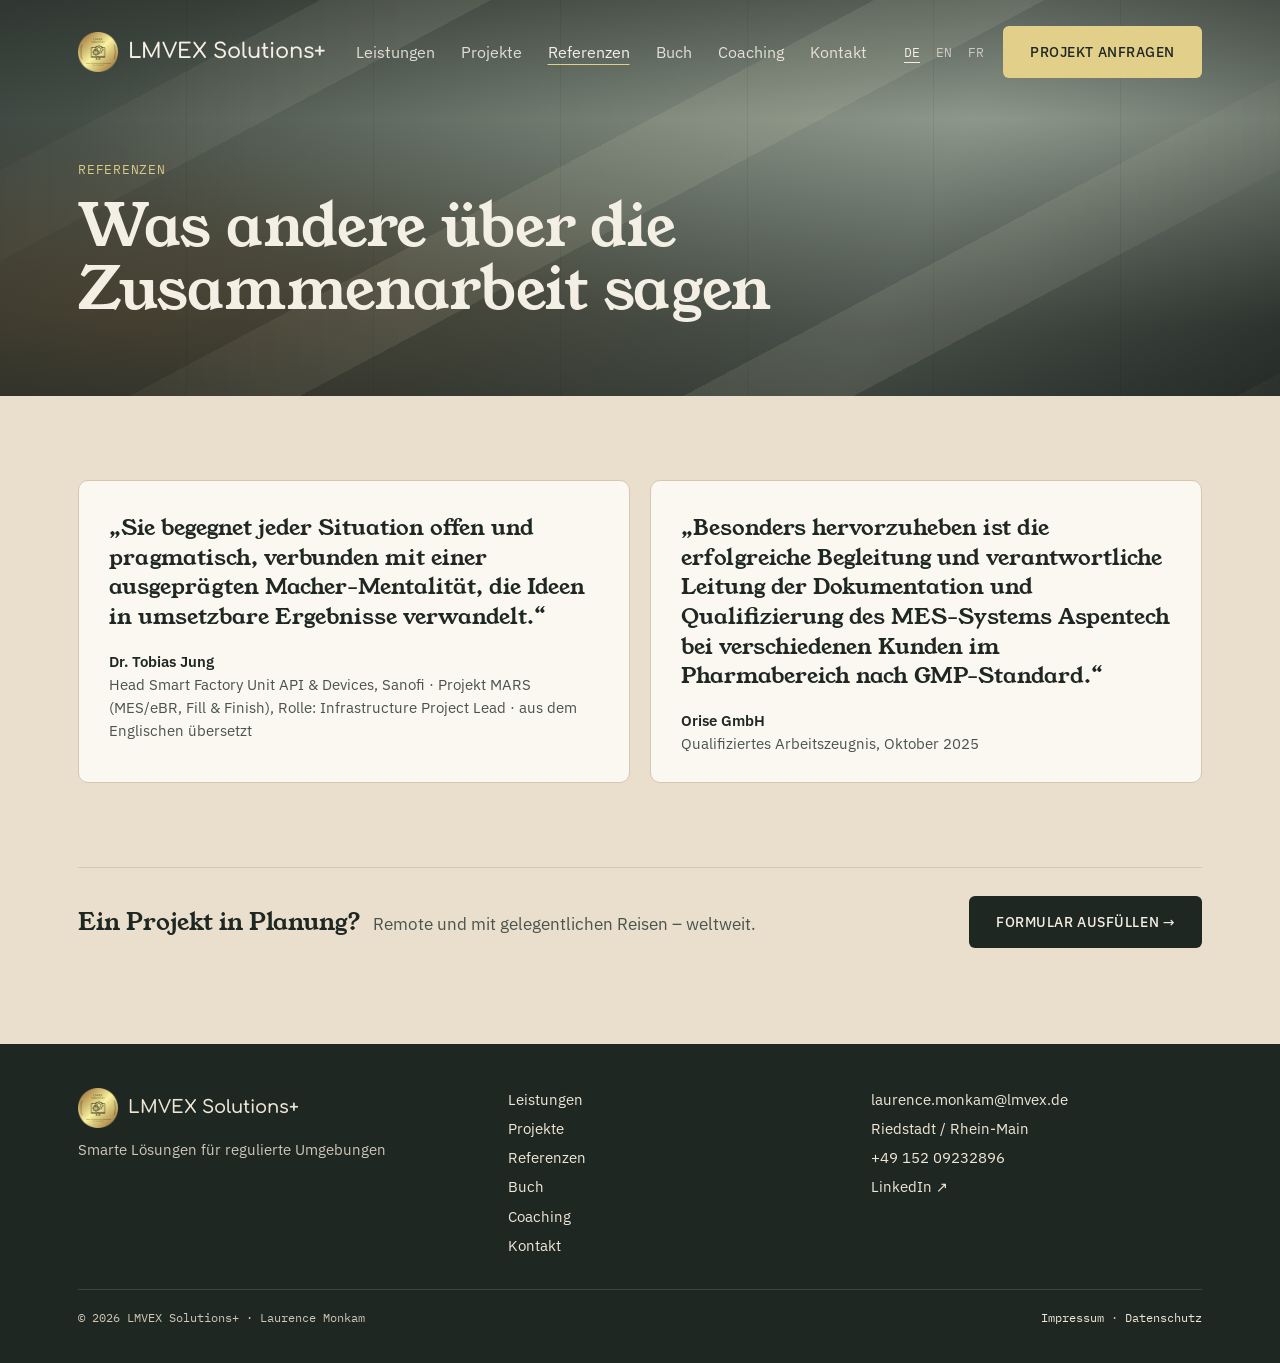
<file: referenzen.html>
<!DOCTYPE html>
<html lang="de">
<head>
<meta charset="utf-8">
<meta name="viewport" content="width=device-width, initial-scale=1">
<title>Referenzen – LMVEX Solutions+</title>
<meta name="description" content="Referenzen zu Laurence Monkam, LMVEX Solutions+.">
<link rel="icon" href="logo.png">
<link rel="stylesheet" href="fonts.css">
<link rel="stylesheet" href="style.css">
</head>
<body>
<div class="hero-bg">
<header class="top wrap" id="top">
  <a class="brand" href="index.html"><img src="logo.png" alt="">LMVEX Solutions+</a>
  <button class="menu-btn" type="button" aria-expanded="false" aria-controls="nav">Menü</button>
  <nav class="nav" id="nav" aria-label="Hauptmenü"><a data-i="nav_l" href="leistungen.html">Leistungen</a><a data-i="nav_p" href="projekte.html">Projekte</a><a data-i="nav_r" href="referenzen.html" aria-current="page">Referenzen</a><a data-i="nav_b" href="buch.html">Buch</a><a data-i="nav_c" href="coaching.html">Coaching</a><a data-i="nav_k" href="kontakt.html">Kontakt</a></nav>
  <div class="tools">
    <div class="lang" role="group" aria-label="Sprache / Language / Langue">
      <button type="button" data-lang="de" aria-pressed="true">DE</button><button type="button" data-lang="en" aria-pressed="false">EN</button><button type="button" data-lang="fr" aria-pressed="false">FR</button>
    </div>
    <a data-i="cta_head" class="btn head-cta" href="kontakt.html">Projekt anfragen</a>
  </div>
</header>
<div class="wrap page-hero">
  <p data-i="pr_eb" class="eyebrow">Referenzen</p>
  <h1 data-i="pr_h1">Was andere über die Zusammenarbeit sagen</h1>
  
</div>
</div>
<main>
<section><div class="wrap"><div class="refs">
  <figure class="ref"><blockquote data-i="q1">„Sie begegnet jeder Situation offen und pragmatisch, verbunden mit einer ausgeprägten Macher-Mentalität, die Ideen in umsetzbare Ergebnisse verwandelt.“</blockquote>
    <figcaption><b>Dr. Tobias Jung</b><span data-i="r1">Head Smart Factory Unit API &amp; Devices, Sanofi · Projekt MARS (MES/eBR, Fill &amp; Finish), Rolle: Infrastructure Project Lead · aus dem Englischen übersetzt</span></figcaption></figure>
  <figure class="ref"><blockquote data-i="q2">„Besonders hervorzuheben ist die erfolgreiche Begleitung und verantwortliche Leitung der Dokumentation und Qualifizierung des MES-Systems Aspentech bei verschiedenen Kunden im Pharmabereich nach GMP-Standard.“</blockquote>
    <figcaption><b>Orise GmbH</b><span data-i="r2">Qualifiziertes Arbeitszeugnis, Oktober 2025</span></figcaption></figure>
</div></div></section>
<section class="cta-slim"><div class="wrap"><div class="slim">
  <p><b data-i="slim_q">Ein Projekt in Planung?</b> <span data-i="slim_t">Remote und mit gelegentlichen Reisen – weltweit.</span></p>
  <a data-i="slim_b" class="btn dark" href="kontakt.html#kontaktformular">Formular ausfüllen →</a>
</div></div></section>
</main>
<footer class="foot">
  <div class="wrap">
    <div><div class="brand"><img src="logo.png" alt="" width="34" height="34">LMVEX Solutions+</div>
      <div data-i="tagline_f">Smarte Lösungen für regulierte Umgebungen</div>
</div>
    <ul><li><a data-i="nav_l_f" href="leistungen.html">Leistungen</a></li><li><a data-i="nav_p_f" href="projekte.html">Projekte</a></li><li><a data-i="nav_r_f" href="referenzen.html">Referenzen</a></li><li><a data-i="nav_b_f" href="buch.html">Buch</a></li><li><a data-i="nav_c_f" href="coaching.html">Coaching</a></li><li><a data-i="nav_k_f" href="kontakt.html">Kontakt</a></li></ul>
    <ul><li><a href="mailto:laurence.monkam@lmvex.de">laurence.monkam@lmvex.de</a></li><li><span data-i="foot_loc">Riedstadt / Rhein-Main</span></li><li><a href="tel:+4915209232896">+49 152 09232896</a></li><li><a href="https://www.linkedin.com/in/laurence-monkam-468684139/" target="_blank" rel="noopener">LinkedIn ↗</a></li></ul>
    <div class="small"><span>© 2026 LMVEX Solutions+ · Laurence Monkam</span><span><a data-i="imp" href="impressum.html">Impressum</a> · <a data-i="dsg" href="datenschutz.html">Datenschutz</a></span></div>
  </div>
</footer>
<script data-goatcounter="https://lmvex.goatcounter.com/count" async src="https://gc.zgo.at/count.js"></script>
<script src="i18n.js"></script>
<script src="site.js"></script>
</body>
</html>
</file>
<file: fonts.css>
@font-face{font-family:"Young Serif";src:url("young-serif-latin-400-normal.woff2") format("woff2");font-weight:400;font-display:swap}
@font-face{font-family:"Comfortaa";src:url("comfortaa-latin-400-normal.woff2") format("woff2");font-weight:400;font-display:swap}
@font-face{font-family:"Comfortaa";src:url("comfortaa-latin-600-normal.woff2") format("woff2");font-weight:600;font-display:swap}
@font-face{font-family:"IBM Plex Sans";src:url("ibm-plex-sans-latin-400-normal.woff2") format("woff2");font-weight:400;font-display:swap}
@font-face{font-family:"IBM Plex Sans";src:url("ibm-plex-sans-latin-400-italic.woff2") format("woff2");font-weight:400;font-style:italic;font-display:swap}
@font-face{font-family:"IBM Plex Sans";src:url("ibm-plex-sans-latin-500-normal.woff2") format("woff2");font-weight:500;font-display:swap}
@font-face{font-family:"IBM Plex Sans";src:url("ibm-plex-sans-latin-600-normal.woff2") format("woff2");font-weight:600;font-display:swap}
@font-face{font-family:"IBM Plex Mono";src:url("ibm-plex-mono-latin-400-normal.woff2") format("woff2");font-weight:400;font-display:swap}
@font-face{font-family:"IBM Plex Mono";src:url("ibm-plex-mono-latin-500-normal.woff2") format("woff2");font-weight:500;font-display:swap}
</file>
<file: style.css>
/* LMVEX Solutions+ — shared styles.
   Look: muted sage "window light" hero bands, warm cream content sections, gold brand accents. */
:root{
  --ink:#1f2723;
  --ink-soft:#4a534d;
  --cream:#e9dfcc;
  --cream-2:#f3ede1;
  --card:#fbf8f2;
  --rule:#d4c8b0;
  --sage:#46524b;
  --on-dark:#f4efe4;
  --gold:#8a6a2a;
  --gold-btn:#e2cf8a;
  --gold-btn-hover:#ecdca3;
  --grad:linear-gradient(120deg,#ad8848 0%,#e7d48c 45%,#f8f0a4 55%,#c9a45c 100%);
  --display:"Young Serif",Georgia,"Times New Roman",serif;
  --brand:"Comfortaa",system-ui,sans-serif;
  --body:"IBM Plex Sans",system-ui,-apple-system,"Segoe UI",sans-serif;
  --mono:"IBM Plex Mono",ui-monospace,Menlo,Consolas,monospace;
  color-scheme:light;
}
*{box-sizing:border-box}
html,body{margin:0}
body{background:var(--cream);color:var(--ink);font-family:var(--body);font-size:17px;line-height:1.6}
img{max-width:100%;display:block}
a{color:var(--gold)}
a:focus-visible,button:focus-visible{outline:2px solid var(--gold);outline-offset:3px}
h1,h2,h3{font-family:var(--display);font-weight:400;text-wrap:balance;margin:0;letter-spacing:-.005em}
.wrap{max-width:1180px;margin:0 auto;padding:0 28px}

/* ---------- hero with window-light background ---------- */
.hero-bg{position:relative;color:var(--on-dark);overflow:hidden;
  background:
    linear-gradient(180deg,rgba(20,24,21,.35) 0%,rgba(20,24,21,0) 30%,rgba(20,24,21,.55) 100%),
    radial-gradient(120% 90% at 78% 30%,rgba(166,176,160,.55) 0%,rgba(166,176,160,0) 60%),
    radial-gradient(90% 80% at 10% 80%,rgba(120,92,58,.55) 0%,rgba(120,92,58,0) 60%),
    linear-gradient(115deg,#3e4741 0%,#5c665c 45%,#6f7a71 70%,#3a433d 100%);}
.hero-bg::before{content:"";position:absolute;inset:-20% -10%;pointer-events:none;
  background:repeating-linear-gradient(-28deg,rgba(255,244,214,0) 0 70px,rgba(255,244,214,.09) 70px 150px,rgba(255,244,214,0) 150px 260px);
  -webkit-mask-image:linear-gradient(90deg,transparent 0%,#000 35%,#000 75%,transparent 100%);
          mask-image:linear-gradient(90deg,transparent 0%,#000 35%,#000 75%,transparent 100%);}
.hero-bg::after{content:"";position:absolute;inset:0;pointer-events:none;
  background:repeating-linear-gradient(90deg,rgba(0,0,0,0) 0 calc(14.6% - 1px),rgba(0,0,0,.12) calc(14.6% - 1px) 14.6%);
  opacity:.5}
.hero-bg > *{position:relative;z-index:1}

/* ---------- header ---------- */
.top{display:flex;align-items:center;justify-content:space-between;gap:20px;padding-block:26px;flex-wrap:wrap}
.brand{display:flex;align-items:center;gap:10px;text-decoration:none;color:var(--on-dark);font-family:var(--brand);font-weight:600;font-size:21px}
.brand img{width:40px;height:40px}
.nav{display:flex;align-items:center;gap:26px;flex-wrap:wrap;font-size:15.5px}
.nav a{color:var(--on-dark);text-decoration:none;opacity:.88}
.nav a:hover,.nav a[aria-current="page"]{opacity:1;text-decoration:underline;text-underline-offset:6px;text-decoration-color:var(--gold-btn)}
.nav .li-icon svg{width:18px;height:18px;fill:currentColor;display:block}
.tools{display:flex;align-items:center;gap:12px}
.lang{display:flex;gap:2px;font-family:var(--mono);font-size:12.5px}
.lang button{background:none;border:0;color:var(--on-dark);opacity:.7;padding:6px 7px;cursor:pointer;font:inherit}
.lang button[aria-pressed="true"]{opacity:1;text-decoration:underline;text-underline-offset:5px}
button,input,select,textarea{font-family:inherit}
.btn{font-family:var(--body);display:inline-flex;align-items:center;justify-content:center;gap:8px;padding:14px 26px;border-radius:6px;background:var(--gold-btn);color:#1f2723;text-decoration:none;font-weight:500;letter-spacing:.04em;text-transform:uppercase;font-size:14px;border:1px solid transparent}
.btn:hover{background:var(--gold-btn-hover)}
.btn.ghost{background:transparent;color:var(--on-dark);border-color:rgba(244,239,228,.55)}
.btn.ghost:hover{border-color:var(--on-dark)}
.btn.dark{background:var(--ink);color:var(--on-dark)}
.btn.dark:hover{background:#2f3a34}
.menu-btn{display:none;background:none;border:1px solid rgba(244,239,228,.5);color:var(--on-dark);border-radius:6px;padding:8px 12px;font:inherit;font-size:14px;cursor:pointer}

/* ---------- home hero ---------- */
.home-hero{display:grid;grid-template-columns:1.25fr 1fr;gap:56px;align-items:center;padding-block:90px 110px}
.home-hero h1{font-size:clamp(36px,4.6vw,62px);line-height:1.06}
.home-hero .tag{font-family:var(--brand);font-size:17px;color:var(--gold-btn);margin:22px 0 0}
.home-hero .side p{margin:0 0 30px;font-size:17.5px;max-width:52ch;opacity:.95}
.home-hero .side .cta{display:flex;gap:12px;flex-wrap:wrap}
.home-hero .role{font-family:var(--mono);font-size:13px;letter-spacing:.04em;opacity:.85;margin:0 0 18px}
.portrait{display:flex;align-items:center;gap:18px;margin-top:34px}
.portrait img{width:150px;height:150px;border-radius:50%;object-fit:cover;object-position:50% 20%;border:3px solid rgba(244,239,228,.75);box-shadow:0 10px 30px rgba(0,0,0,.25)}
.portrait span{font-size:15px;opacity:.92}
.portrait b{font-size:17px}
.portrait b{display:block;font-weight:600;font-size:15.5px}

/* ---------- inner page hero ---------- */
.page-hero{padding-block:56px 76px}
.page-hero .eyebrow{font-family:var(--mono);font-size:13px;letter-spacing:.06em;text-transform:uppercase;color:var(--gold-btn);margin:0 0 14px}
.page-hero h1{font-size:clamp(36px,4.6vw,62px);line-height:1.06;max-width:20ch}
.page-hero p{max-width:60ch;margin:20px 0 0;font-size:18px;opacity:.95}

/* ---------- content ---------- */
main section{padding:84px 0 0}
main section:last-child{padding-bottom:96px}
.sec-h{display:grid;grid-template-columns:1fr 1.2fr;gap:40px;align-items:end;margin-bottom:36px}
.sec-h h2{font-size:clamp(30px,3.4vw,42px);line-height:1.1}
.sec-h p{margin:0;color:var(--ink-soft);max-width:60ch}
.alt{background:var(--cream-2)}
.alt section:last-child{padding-bottom:84px}

.cards{display:grid;grid-template-columns:repeat(3,1fr);gap:18px}
.card{background:var(--card);border:1px solid var(--rule);border-radius:10px;padding:26px 24px;display:flex;flex-direction:column;gap:10px}
.card .k{font-family:var(--mono);font-size:12px;color:var(--gold)}
.card h3{font-size:24px;line-height:1.15}
.card p{margin:0;color:var(--ink-soft);font-size:15.5px}
.card ul{margin:0;padding:0;list-style:none;display:grid;gap:10px}
.card li{font-size:15px;color:var(--ink-soft);padding-left:16px;position:relative}
.card li::before{content:"";position:absolute;left:0;top:.65em;width:7px;height:1.5px;background:var(--gold)}
.card li strong{display:block;color:var(--ink);font-weight:600}
a.card{text-decoration:none;color:inherit;transition:transform .15s,border-color .15s}
a.card:hover{border-color:var(--gold);transform:translateY(-2px)}
a.card .more{margin-top:auto;font-size:14px;color:var(--gold);font-weight:600}

.figs{display:grid;grid-template-columns:repeat(3,1fr);gap:18px}
.fig{border-top:2px solid var(--ink);padding-top:14px}
.fig b{display:block;font-family:var(--display);font-size:46px;line-height:1;font-weight:400}
.fig span{color:var(--ink-soft);font-size:15px}
.fig small{display:block;margin-top:6px;font-family:var(--mono);font-size:12.5px;color:var(--gold)}

.chips{display:flex;flex-wrap:wrap;gap:8px;list-style:none;margin:0;padding:0}
.chips li,.chip{border:1px solid var(--rule);background:var(--card);padding:5px 13px;font-size:14.5px;border-radius:999px}
.skills{display:grid;grid-template-columns:repeat(3,1fr);gap:28px;margin-top:30px}
.skills h3{font-family:var(--mono);font-size:12px;letter-spacing:.08em;text-transform:uppercase;color:var(--ink-soft);margin-bottom:12px}

/* V-model */
.vmodel{background:var(--card);border:1px solid var(--rule);border-radius:10px;padding:26px 24px;overflow-x:auto}
.vmodel svg{display:block;min-width:740px;width:100%;height:auto}
.vmodel text{font-family:var(--mono);font-size:12px;fill:var(--ink)}
.vmodel .lbl{fill:var(--ink-soft);font-size:11px}
.vmodel .box{fill:var(--cream-2);stroke:var(--rule)}
.vmodel .box.hl{fill:var(--sage);stroke:var(--sage)}
.vmodel .hlt{fill:var(--on-dark)}
.vmodel .ln{stroke:var(--rule);stroke-width:1.5;fill:none}
.vmodel .tr{stroke:var(--gold);stroke-dasharray:4 4;stroke-width:1.2}

/* timeline */
.gantt{background:var(--card);border:1px solid var(--rule);border-radius:12px;padding:26px 28px 20px;overflow-x:auto}
.g-inner{min-width:1000px}
.tr-row,.tr-bg{display:grid;grid-template-columns:290px 1fr;gap:24px;align-items:center}
.tr-lab{min-width:0}
.tr-track{position:relative;height:100%}
.tr-head .tr-track{height:30px}
.band-lab{position:absolute;top:0;bottom:0;display:flex;align-items:center;justify-content:center;font-family:var(--mono);font-size:11px;letter-spacing:.04em;color:var(--ink-soft);border-bottom:2px solid var(--rule);text-align:center;padding:0 4px;line-height:1.2}
.band-lab.b2{color:var(--gold);border-bottom-color:var(--gold)}
.tr-axis .tr-track{height:28px}
.ticks{position:absolute;inset:0}
.ticks span{position:absolute;bottom:0;width:1px;height:6px;background:var(--rule)}
.ticks span.lbl{height:10px;background:#bfb196}
.ticks b{position:absolute;bottom:13px;left:50%;transform:translateX(-50%);font-family:var(--mono);font-size:10.5px;font-weight:400;color:var(--ink-soft)}
.tr-body{position:relative}
.tr-bg{position:absolute;inset:0;pointer-events:none}
.tr-bg .tr-track{height:100%}
.band{position:absolute;top:0;bottom:0}
.band.b0{background:rgba(70,82,75,.045)}
.band.b1{background:rgba(70,82,75,.075)}
.band.b2{background:rgba(201,164,92,.13)}
.today{position:absolute;top:-6px;bottom:0;border-left:1.5px dashed var(--gold)}
.today span{position:absolute;bottom:-20px;right:4px;font-family:var(--mono);font-size:10.5px;color:var(--gold);white-space:nowrap}
.tr-body .tr-row{position:relative;padding:14px 0;border-top:1px solid var(--rule)}
.tr-body .tr-row .tr-track{height:40px}
.tr-lab .sys{display:block;font-family:var(--mono);font-size:11.5px;color:var(--gold);letter-spacing:.02em}
.tr-lab h3{font-family:var(--body);font-size:15.5px;font-weight:600;line-height:1.3;margin:2px 0}
.tr-lab .yrs{font-family:var(--mono);font-size:12px;color:var(--ink-soft)}
.tr-bar{position:absolute;top:50%;height:14px;transform:translateY(-50%);border-radius:7px;background:var(--sage);min-width:10px}
.tr-bar.now{background:var(--grad);box-shadow:0 0 0 3px rgba(201,164,92,.25)}
.g-legend{display:flex;gap:22px;justify-content:flex-start;margin-top:26px;font-size:13px;color:var(--ink-soft)}
.g-legend span{display:inline-flex;align-items:center;gap:8px}
.lg{display:inline-block;width:22px;height:10px;border-radius:5px;background:var(--sage)}
.lg.now{background:var(--grad)}

.tl{list-style:none;margin:0;padding:0;border-top:1px solid var(--rule)}
.tl > li{display:grid;grid-template-columns:180px 1fr;gap:24px;padding:22px 0;border-bottom:1px solid var(--rule)}
.tl .when{font-family:var(--mono);font-size:13.5px;color:var(--gold)}
.tl h3{font-size:24px}
.tl .org{color:var(--ink-soft);font-size:15px;margin:4px 0 8px}
.tl p{margin:0;max-width:66ch}
.tl-ul{margin:4px 0 0;padding:0 0 0 18px;max-width:70ch;display:grid;gap:8px}
.tl-ul strong{font-weight:600}

/* quotes */
.refs{display:grid;grid-template-columns:1fr 1fr;gap:20px}
.ref{background:var(--card);border:1px solid var(--rule);border-radius:10px;padding:32px 30px 26px;margin:0;display:flex;flex-direction:column;gap:18px}
.ref blockquote{margin:0;font-family:var(--display);font-size:22px;line-height:1.35}
.ref figcaption{font-size:14.5px;color:var(--ink-soft)}
.ref figcaption b{display:block;color:var(--ink);font-weight:600}

/* split blocks (book, coaching) */
.split{display:grid;grid-template-columns:1fr 1fr;gap:48px;align-items:start}
.split p{margin:0 0 14px;max-width:62ch}
.note{font-size:14px;color:var(--ink-soft);border-left:3px solid var(--gold);padding:6px 0 6px 14px;margin-top:20px;max-width:70ch}
.steps{counter-reset:s;list-style:none;margin:0;padding:0;display:grid;grid-template-columns:repeat(4,1fr);gap:18px}
.steps li{counter-increment:s;border-top:2px solid var(--ink);padding-top:12px;font-size:15px;color:var(--ink-soft)}
.steps li::before{content:"0" counter(s);display:block;font-family:var(--mono);font-size:12px;color:var(--gold);margin-bottom:6px}
.steps li b{display:block;color:var(--ink);font-weight:600;margin-bottom:4px}
.book{display:grid;grid-template-columns:300px 1fr;gap:48px;align-items:center}
.book-cover{aspect-ratio:2/3;border-radius:6px;background:linear-gradient(160deg,#2f3833,#46524b 60%,#2a312d);color:var(--on-dark);padding:28px 24px;display:flex;flex-direction:column;justify-content:space-between;box-shadow:0 18px 40px rgba(31,39,35,.28);position:relative;overflow:hidden}
.book-cover::before{content:"";position:absolute;inset:0 0 auto 0;height:5px;background:var(--grad)}
.book-cover .bt{font-family:var(--display);font-size:28px;line-height:1.1}
.book-cover .ba{font-family:var(--brand);font-size:14px;color:var(--gold-btn)}
.book-cover .soon{font-family:var(--mono);font-size:11px;letter-spacing:.08em;text-transform:uppercase;opacity:.8}

/* contact band */
.cta-band{background:var(--sage);color:var(--on-dark);border-radius:12px;padding:44px 44px;display:grid;grid-template-columns:1.2fr 1fr;gap:36px;align-items:center}
.cta-band h2{font-size:clamp(30px,3.4vw,42px);line-height:1.1}
.cta-band p{margin:12px 0 0;opacity:.9;max-width:48ch}
.cta-band dl{margin:0;display:grid;grid-template-columns:auto 1fr;gap:10px 18px;font-size:16px}
.cta-band dt{font-family:var(--mono);font-size:12px;opacity:.75;padding-top:3px;text-transform:uppercase;letter-spacing:.06em}
.cta-band dd{margin:0}
.cta-band a{color:var(--on-dark)}

.langs{display:grid;grid-template-columns:repeat(3,1fr);gap:18px}
.langs div{background:var(--card);border:1px solid var(--rule);border-radius:10px;padding:18px 20px}
.langs b{font-family:var(--display);font-size:24px;font-weight:400;display:block}
.langs span{font-size:14px;color:var(--ink-soft)}

/* footer */
.foot{background:#1f2723;color:#cfc7b6;padding:44px 0 36px;font-size:14.5px}
.foot .wrap{display:grid;grid-template-columns:1.2fr 1fr 1fr;gap:32px}
.foot a{color:#efe7d6;text-decoration:none}
.foot a:hover{text-decoration:underline}
.foot .brand{color:#efe7d6;font-size:18px;margin-bottom:10px}
.foot ul{list-style:none;margin:0;padding:0;display:grid;gap:6px;align-content:start;color:#efe7d6}
.foot .small{grid-column:1/-1;border-top:1px solid #3a443e;padding-top:18px;font-family:var(--mono);font-size:12px;display:flex;justify-content:space-between;gap:16px;flex-wrap:wrap}

/* legal pages */
.legal{background:var(--card);border:1px solid var(--rule);border-radius:10px;padding:36px 40px;max-width:860px}
.legal h2{font-family:var(--display);font-weight:400;font-size:24px;line-height:1.15;margin:28px 0 8px}
.legal h2:first-child{margin-top:0}
.lnote{font-size:13.5px;color:var(--ink-soft);border-top:1px solid var(--rule);padding-top:12px;margin-top:22px}
.lnote:empty{display:none}
.legal p,.legal address{margin:0 0 10px;font-style:normal;max-width:70ch}

@media (max-width:980px){
  .home-hero,.split,.book,.cta-band,.sec-h{grid-template-columns:1fr}
  .home-hero{padding-block:48px 72px;gap:32px}
  .cards,.skills{grid-template-columns:1fr 1fr}
  .refs{grid-template-columns:1fr}
  .steps{grid-template-columns:1fr 1fr}
  .foot .wrap{grid-template-columns:1fr 1fr}
  .book{justify-items:start}
  .book-cover{width:240px}
  .menu-btn{display:inline-block}
  .nav{display:none;width:100%;flex-direction:column;align-items:flex-start;gap:14px;padding:8px 0 4px}
  .top.open .nav{display:flex}
  .top .btn.head-cta{display:none}
}
@media (max-width:600px){
  .cards,.skills,.figs,.langs,.steps{grid-template-columns:1fr}
  .tl > li{grid-template-columns:1fr;gap:6px}
  .cta-band,.legal{padding:28px 22px}
  .foot .wrap{grid-template-columns:1fr}
}
@media (prefers-reduced-motion:reduce){a.card{transition:none}}

/* book form */
.nform{margin-top:24px;display:grid;gap:14px;max-width:520px}
.frow{display:grid;gap:6px}
.frow label{font-size:14px;font-weight:500}
.nform input[type=text],.nform input[type=email],.nform input[type=tel],.nform select,.nform textarea{font:inherit;font-size:15.5px;padding:11px 12px;border:1px solid var(--rule);border-radius:6px;background:var(--card);color:var(--ink)}
.nform input:focus,.nform select:focus,.nform textarea:focus{outline:2px solid var(--gold);outline-offset:1px;border-color:var(--gold)}
.fcheck{display:grid;grid-template-columns:auto 1fr;gap:10px;align-items:start;font-size:14px;color:var(--ink-soft)}
.fcheck input{margin-top:3px;width:18px;height:18px;accent-color:#46524b}
.nform .btn{justify-self:start;cursor:pointer}
.fmsg{margin:0;font-size:14.5px}
.fmsg.ok{color:#2f6b45}.fmsg.err{color:#a33a2a}
.form-wrap{margin-top:34px;max-width:560px}
.form-wrap h3{font-size:24px;line-height:1.15;margin-bottom:4px}
#kontaktformular .nform{max-width:640px}
/* slim closing call to action */
.slim{display:flex;align-items:center;justify-content:space-between;gap:24px;flex-wrap:wrap;border-top:1px solid var(--rule);padding-top:28px}
.slim p{margin:0;font-size:17px;color:var(--ink-soft)}
.slim p b{font-family:var(--display);font-weight:400;font-size:24px;color:var(--ink);margin-right:8px}
</file>
